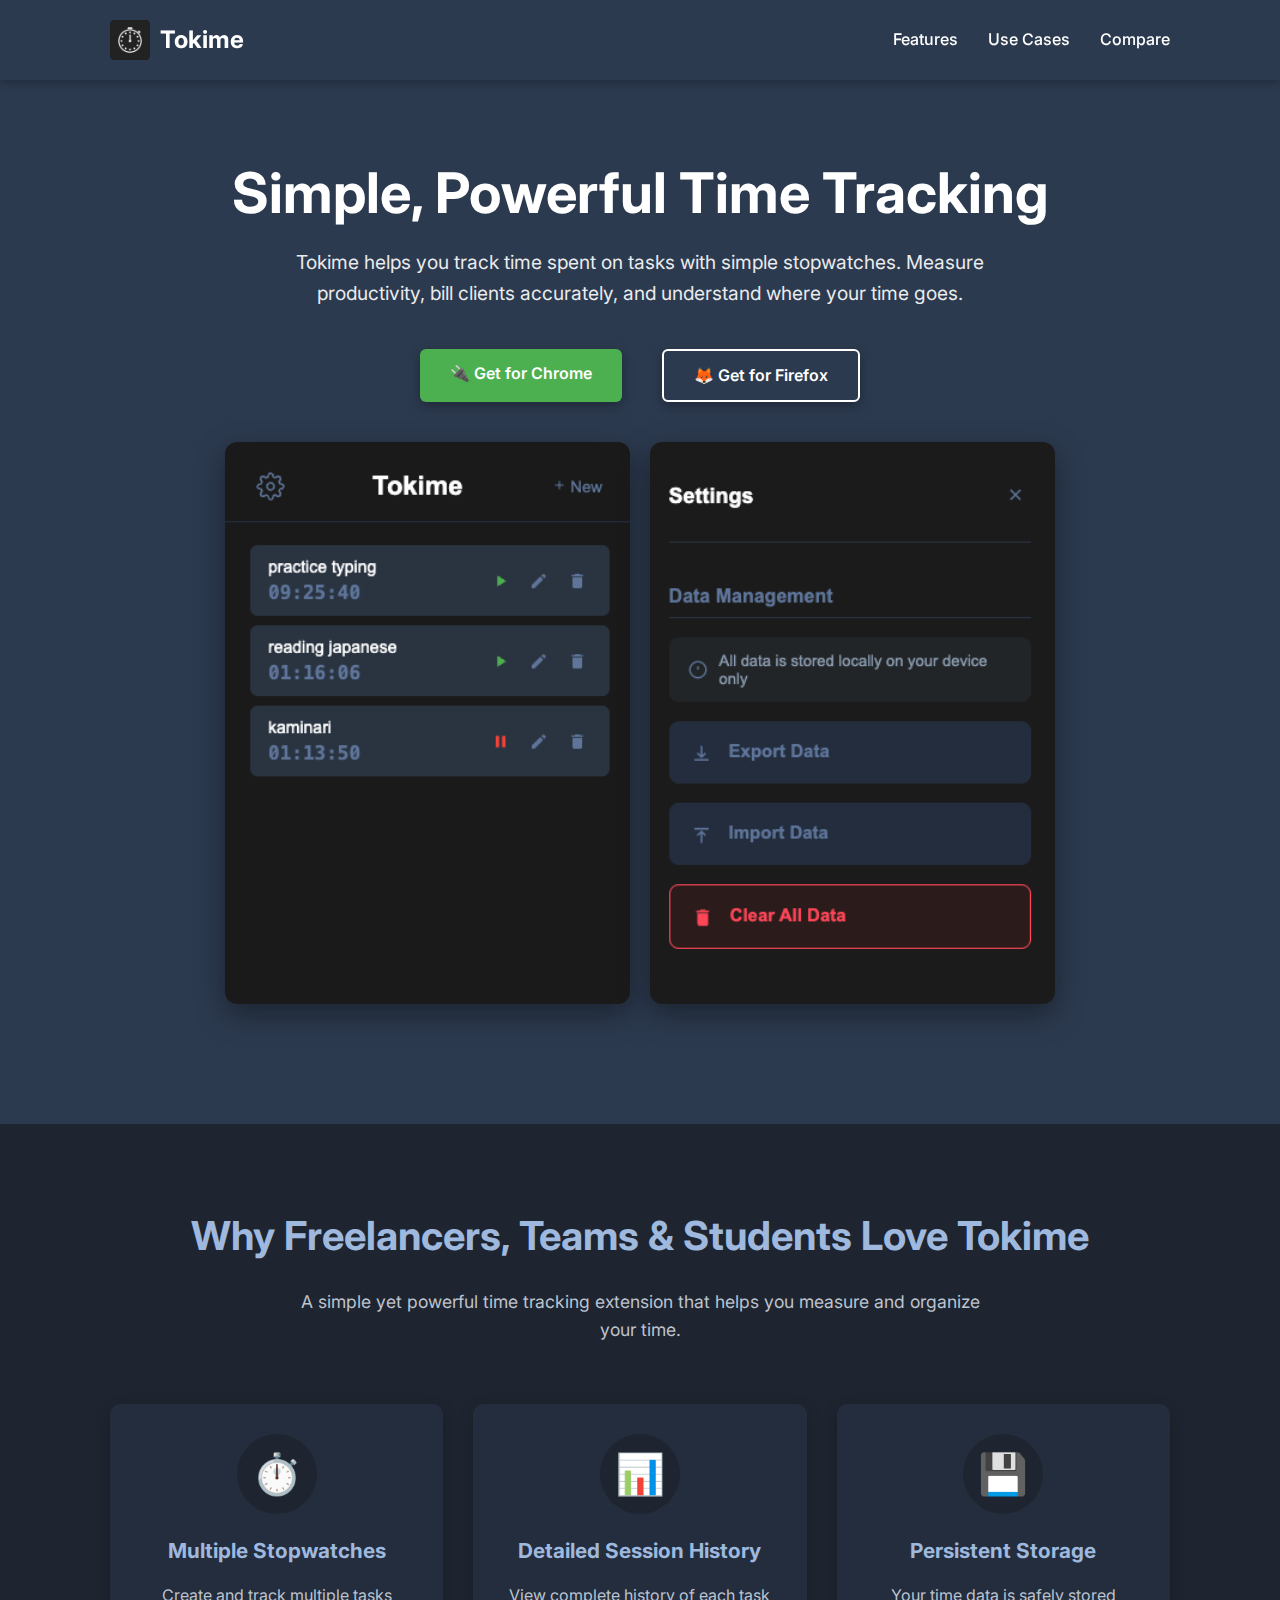
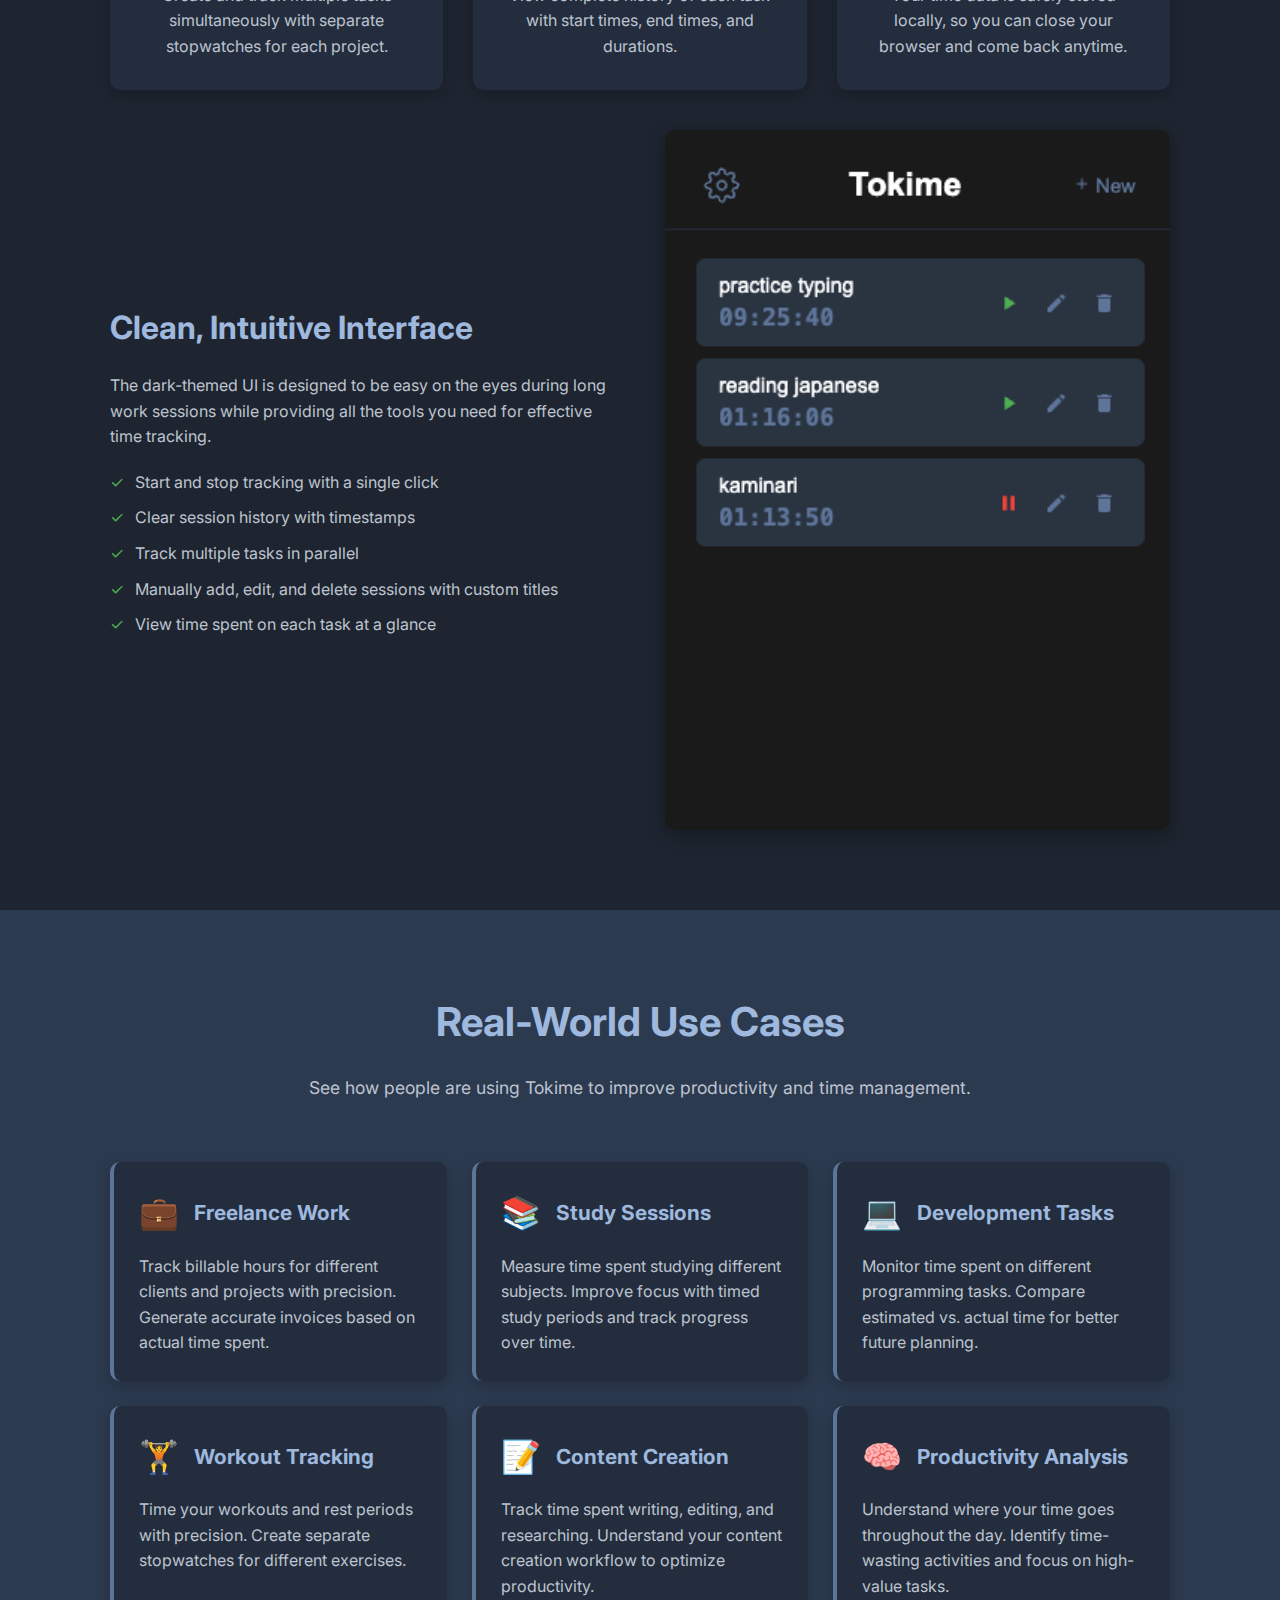
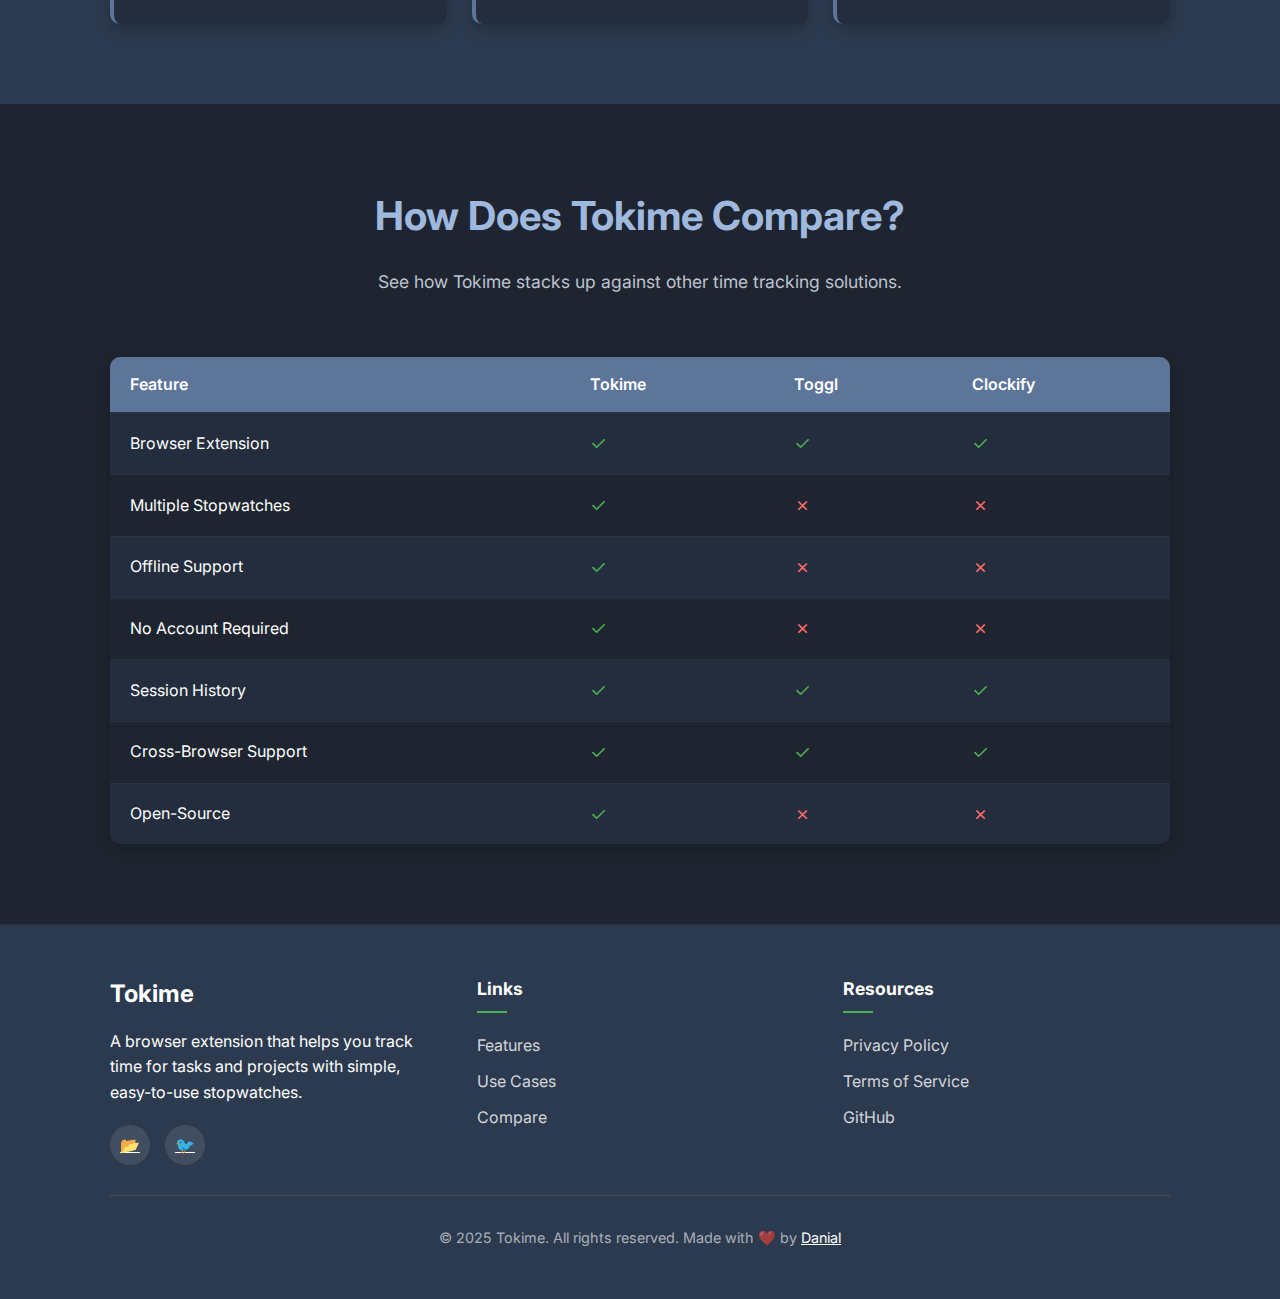
<file: index.html>
<!DOCTYPE html>
<html lang="en">
  <head>
    <meta charset="UTF-8" />
    <meta name="viewport" content="width=device-width, initial-scale=1.0" />
    <title>Tokime - Simple Time Tracking Extension</title>
    <link rel="preconnect" href="https://fonts.googleapis.com" />
    <link rel="preconnect" href="https://fonts.gstatic.com" crossorigin />
    <link
      href="https://fonts.googleapis.com/css2?family=Inter:wght@300;400;500;600;700&display=swap"
      rel="stylesheet"
    />
    <style>
      :root {
        --primary: #5d7599 !important;
        --primary-dark: #2c3a4f !important;
        --primary-darker: #1e2530 !important;
        --text: #ffffff !important;
        --text-muted: #9eb8de !important;
        --text-light: #bdc3cf !important;
        --background: #1a1a1a !important;
        --card-bg: #232d3d !important;
        --card-bg-dark: #1e2530 !important;
        --border: #2a3341 !important;
        --accent: #4caf50 !important;
      }

      * {
        margin: 0;
        padding: 0;
        box-sizing: border-box;
      }

      body {
        font-family: "Inter", sans-serif !important;
        line-height: 1.6;
        color: var(--text);
        background-color: var(--primary-darker) !important;
      }

      .container {
        max-width: 1100px;
        margin: 0 auto;
        padding: 0 20px;
      }

      header {
        background-color: var(--primary-dark) !important;
        color: white !important;
        padding: 20px 0;
        position: sticky;
        top: 0;
        z-index: 100;
        box-shadow: 0 2px 10px rgba(0, 0, 0, 0.3);
      }

      .header-container {
        display: flex;
        justify-content: space-between;
        align-items: center;
      }

      .logo {
        font-size: 24px;
        font-weight: 700;
        display: flex;
        align-items: center;
      }

      .logo img {
        height: 40px;
        margin-right: 10px;
      }

      nav ul {
        display: flex;
        list-style: none;
        gap: 30px;
      }

      nav a {
        color: white !important;
        text-decoration: none;
        font-weight: 500;
        transition: opacity 0.3s;
      }

      nav a:hover {
        opacity: 0.8;
      }

      .hero {
        padding: 80px 0;
        background-color: var(--primary-dark) !important;
        color: white !important;
        text-align: center;
      }

      .hero h1 {
        font-size: 3.5rem;
        margin-bottom: 20px;
        line-height: 1.2;
      }

      .hero p {
        font-size: 1.2rem;
        max-width: 700px;
        margin: 0 auto 40px;
        opacity: 0.9;
      }

      .cta-buttons {
        display: flex;
        justify-content: center;
        gap: 20px;
        margin-top: 30px;
      }

      .browser-btn {
        display: inline-block;
        padding: 12px 30px;
        text-decoration: none;
        border-radius: 6px;
        font-weight: 600;
        transition: all 0.3s;
        box-shadow: 0 4px 12px rgba(0, 0, 0, 0.3);
        margin: 0 10px;
      }

      .browser-btn.active {
        background-color: var(--accent) !important;
        color: white !important;
      }

      .browser-btn.inactive {
        background-color: transparent !important;
        border: 2px solid white !important;
        color: white !important;
      }

      .browser-btn:hover {
        transform: translateY(-2px);
        box-shadow: 0 6px 16px rgba(0, 0, 0, 0.3);
      }

      .browser-btn.inactive:hover {
        background-color: rgba(255, 255, 255, 0.1) !important;
      }

      .screenshots-container {
        display: flex;
        gap: 20px;
        justify-content: center;
        margin: 40px auto;
        max-width: 900px;
      }

      .screenshot {
        width: 45%;
        border-radius: 12px;
        overflow: hidden;
        box-shadow: 0 10px 30px rgba(0, 0, 0, 0.4);
      }

      .screenshot img {
        width: 100%;
        display: block;
      }

      section {
        padding: 80px 0;
      }

      section:nth-child(odd) {
        background-color: var(--primary-darker) !important;
      }

      section:nth-child(even) {
        background-color: var(--primary-dark) !important;
      }

      .section-header {
        text-align: center;
        margin-bottom: 60px;
      }

      .section-header h2 {
        font-size: 2.5rem;
        margin-bottom: 20px;
        color: var(--text-muted) !important;
      }

      .section-header p {
        max-width: 700px;
        margin: 0 auto;
        color: var(--text-light) !important;
        font-size: 1.1rem;
      }

      .features {
        display: grid;
        grid-template-columns: repeat(auto-fit, minmax(300px, 1fr));
        gap: 30px;
        margin-top: 40px;
      }

      .feature-card {
        background-color: var(--card-bg) !important;
        border-radius: 10px;
        padding: 30px;
        box-shadow: 0 5px 15px rgba(0, 0, 0, 0.2);
        transition: all 0.3s;
        display: flex;
        flex-direction: column;
        align-items: center;
        text-align: center;
      }

      .feature-card:hover {
        transform: translateY(-5px);
        box-shadow: 0 10px 25px rgba(0, 0, 0, 0.3);
      }

      .feature-icon {
        font-size: 2.5rem;
        margin-bottom: 20px;
        color: var(--primary);
        background-color: var(--card-bg-dark);
        width: 80px;
        height: 80px;
        border-radius: 50%;
        display: flex;
        align-items: center;
        justify-content: center;
      }

      .feature-card h3 {
        margin-bottom: 15px;
        font-size: 1.3rem;
        color: var(--text-muted) !important;
      }

      .feature-card p {
        color: var(--text-light) !important;
      }

      .use-cases {
        background-color: var(--primary-dark) !important;
      }

      .use-case-grid {
        display: grid;
        grid-template-columns: repeat(auto-fit, minmax(300px, 1fr));
        gap: 25px;
      }

      .use-case-card {
        background-color: var(--card-bg) !important;
        border-radius: 10px;
        padding: 25px;
        box-shadow: 0 5px 15px rgba(0, 0, 0, 0.2);
        transition: all 0.3s;
        border-left: 4px solid var(--primary);
      }

      .use-case-card:hover {
        transform: translateY(-5px);
        box-shadow: 0 10px 25px rgba(0, 0, 0, 0.3);
      }

      .use-case-header {
        display: flex;
        align-items: center;
        margin-bottom: 15px;
      }

      .use-case-icon {
        font-size: 2rem;
        margin-right: 15px;
        color: var(--primary);
      }

      .use-case-title {
        font-size: 1.3rem;
        color: var(--text-muted) !important;
        margin: 0;
      }

      .use-case-description {
        color: var(--text-light) !important;
        margin: 0;
      }

      .comparison {
        background-color: var(--primary-darker) !important;
      }

      .comparison-table {
        width: 100%;
        border-collapse: collapse;
        margin-top: 40px;
        background-color: var(--card-bg) !important;
        border-radius: 10px;
        overflow: hidden;
        box-shadow: 0 5px 15px rgba(0, 0, 0, 0.2);
      }

      .comparison-table th,
      .comparison-table td {
        padding: 15px 20px;
        text-align: left;
        border-bottom: 1px solid var(--border);
      }

      .comparison-table th {
        background-color: var(--primary) !important;
        color: white !important;
        font-weight: 600;
      }

      .comparison-table tr:nth-child(even) {
        background-color: var(--card-bg-dark) !important;
      }

      .comparison-table tr:last-child td {
        border-bottom: none;
      }

      .check {
        color: var(--accent) !important;
        font-size: 1.2rem;
      }

      .cross {
        color: #ff6b6b !important;
        font-size: 1.2rem;
      }

      footer {
        background-color: var(--primary-dark) !important;
        color: white !important;
        padding: 50px 0;
        border-top: 1px solid var(--border);
      }

      .footer-container {
        display: grid;
        grid-template-columns: repeat(auto-fit, minmax(200px, 1fr));
        gap: 40px;
      }

      .footer-logo {
        font-size: 1.5rem;
        font-weight: 700;
        margin-bottom: 15px;
      }

      .footer-col h4 {
        font-size: 1.1rem;
        margin-bottom: 20px;
        position: relative;
        padding-bottom: 10px;
        color: white !important;
      }

      .footer-col h4::after {
        content: "";
        position: absolute;
        left: 0;
        bottom: 0;
        width: 30px;
        height: 2px;
        background-color: var(--accent) !important;
      }

      .footer-col ul {
        list-style: none;
      }

      .footer-col ul li {
        margin-bottom: 10px;
      }

      .footer-col ul li a {
        color: rgba(255, 255, 255, 0.8) !important;
        text-decoration: none;
        transition: all 0.3s;
      }

      .footer-col ul li a:hover {
        color: white !important;
        padding-left: 5px;
      }

      .social-links {
        display: flex;
        gap: 15px;
        margin-top: 20px;
      }

      .social-links a {
        width: 40px;
        height: 40px;
        background-color: rgba(255, 255, 255, 0.1) !important;
        border-radius: 50%;
        display: flex;
        align-items: center;
        justify-content: center;
        color: white !important;
        transition: all 0.3s;
      }

      .social-links a:hover {
        background-color: var(--accent) !important;
        transform: translateY(-3px);
      }

      .copyright {
        text-align: center;
        padding-top: 30px;
        margin-top: 30px;
        border-top: 1px solid rgba(255, 255, 255, 0.1);
        color: rgba(255, 255, 255, 0.6) !important;
        font-size: 0.9rem;
      }

      .preview-section {
        display: grid;
        grid-template-columns: 1fr 1fr;
        gap: 50px;
        align-items: center;
        margin-top: 40px;
      }

      .preview-text {
        text-align: left;
      }

      .preview-text h3 {
        font-size: 2rem;
        margin-bottom: 20px;
        color: var(--text-muted) !important;
      }

      .preview-text p {
        color: var(--text-light) !important;
        margin-bottom: 20px;
      }

      .preview-text ul {
        list-style-type: none;
        margin-bottom: 20px;
      }

      .preview-text ul li {
        position: relative;
        padding-left: 25px;
        margin-bottom: 10px;
        color: var(--text-light) !important;
      }

      .preview-text ul li:before {
        content: "✓";
        position: absolute;
        left: 0;
        color: var(--accent) !important;
      }

      .preview-image {
        width: 100%;
        border-radius: 10px;
        overflow: hidden;
        box-shadow: 0 5px 20px rgba(0, 0, 0, 0.3);
      }

      .preview-image img {
        width: 100%;
        display: block;
      }

      @media (max-width: 768px) {
        .hero h1 {
          font-size: 2.5rem;
        }

        nav ul {
          gap: 15px;
        }

        .cta-buttons {
          flex-direction: column;
          gap: 15px;
          align-items: center;
        }

        .section-header h2 {
          font-size: 2rem;
        }

        .preview-section {
          grid-template-columns: 1fr;
        }

        .preview-image {
          order: -1;
        }

        .cases-grid {
          grid-template-columns: 1fr;
        }

        .screenshots-container {
          flex-direction: column;
          align-items: center;
        }

        .screenshot {
          width: 90%;
        }
      }
    </style>
  </head>
  <body>
    <header>
      <div class="container header-container">
        <div class="logo">
          <img src="icons/favicon.png" alt="Tokime Logo" /> Tokime
        </div>
        <nav>
          <ul>
            <li><a href="#features">Features</a></li>
            <li><a href="#use-cases">Use Cases</a></li>
            <li><a href="#compare">Compare</a></li>
          </ul>
        </nav>
      </div>
    </header>

    <section class="hero">
      <div class="container">
        <h1>Simple, Powerful Time Tracking</h1>
        <p>
          Tokime helps you track time spent on tasks with simple stopwatches.
          Measure productivity, bill clients accurately, and understand where
          your time goes.
        </p>

        <div class="cta-buttons">
          <a
            href="https://chromewebstore.google.com/detail/tokime/icchndlhhkbnfgagkhdmkpgifbcaoail?hl=en&authuser=0"
            class="browser-btn"
            id="chrome-btn"
            target="_blank"
          >
            <span>🔌</span> Get for Chrome
          </a>
          <a
            href="https://addons.mozilla.org/en-US/firefox/addon/tokime/"
            class="browser-btn"
            id="firefox-btn"
            target="_blank"
          >
            <span>🦊</span> Get for Firefox
          </a>
        </div>

        <div class="screenshots-container">
          <div class="screenshot">
            <img
              src="images/screenshot-1.png"
              alt="Tokime Stopwatch Screenshot"
            />
          </div>
          <div class="screenshot">
            <img src="images/screenshot-2.png" alt="Tokime Interface Preview" />
          </div>
        </div>
      </div>
    </section>

    <section id="features">
      <div class="container">
        <div class="section-header">
          <h2>Why Freelancers, Teams & Students Love Tokime</h2>
          <p>
            A simple yet powerful time tracking extension that helps you measure
            and organize your time.
          </p>
        </div>

        <div class="features">
          <div class="feature-card">
            <div class="feature-icon">⏱️</div>
            <h3>Multiple Stopwatches</h3>
            <p>
              Create and track multiple tasks simultaneously with separate
              stopwatches for each project.
            </p>
          </div>

          <div class="feature-card">
            <div class="feature-icon">📊</div>
            <h3>Detailed Session History</h3>
            <p>
              View complete history of each task with start times, end times,
              and durations.
            </p>
          </div>

          <div class="feature-card">
            <div class="feature-icon">💾</div>
            <h3>Persistent Storage</h3>
            <p>
              Your time data is safely stored locally, so you can close your
              browser and come back anytime.
            </p>
          </div>
        </div>

        <div class="preview-section">
          <div class="preview-text">
            <h3>Clean, Intuitive Interface</h3>
            <p>
              The dark-themed UI is designed to be easy on the eyes during long
              work sessions while providing all the tools you need for effective
              time tracking.
            </p>
            <ul>
              <li>Start and stop tracking with a single click</li>
              <li>Clear session history with timestamps</li>
              <li>Track multiple tasks in parallel</li>
              <li>
                Manually add, edit, and delete sessions with custom titles
              </li>
              <li>View time spent on each task at a glance</li>
            </ul>
          </div>
          <div class="preview-image">
            <img src="images/screenshot-1.png" alt="Tokime Interface Preview" />
          </div>
        </div>
      </div>
    </section>

    <section id="use-cases" class="use-cases">
      <div class="container">
        <div class="section-header">
          <h2>Real-World Use Cases</h2>
          <p>
            See how people are using Tokime to improve productivity and time
            management.
          </p>
        </div>

        <div class="use-case-grid">
          <div class="use-case-card">
            <div class="use-case-header">
              <div class="use-case-icon">💼</div>
              <h3 class="use-case-title">Freelance Work</h3>
            </div>
            <p class="use-case-description">
              Track billable hours for different clients and projects with
              precision. Generate accurate invoices based on actual time spent.
            </p>
          </div>

          <div class="use-case-card">
            <div class="use-case-header">
              <div class="use-case-icon">📚</div>
              <h3 class="use-case-title">Study Sessions</h3>
            </div>
            <p class="use-case-description">
              Measure time spent studying different subjects. Improve focus with
              timed study periods and track progress over time.
            </p>
          </div>

          <div class="use-case-card">
            <div class="use-case-header">
              <div class="use-case-icon">💻</div>
              <h3 class="use-case-title">Development Tasks</h3>
            </div>
            <p class="use-case-description">
              Monitor time spent on different programming tasks. Compare
              estimated vs. actual time for better future planning.
            </p>
          </div>

          <div class="use-case-card">
            <div class="use-case-header">
              <div class="use-case-icon">🏋️</div>
              <h3 class="use-case-title">Workout Tracking</h3>
            </div>
            <p class="use-case-description">
              Time your workouts and rest periods with precision. Create
              separate stopwatches for different exercises.
            </p>
          </div>

          <div class="use-case-card">
            <div class="use-case-header">
              <div class="use-case-icon">📝</div>
              <h3 class="use-case-title">Content Creation</h3>
            </div>
            <p class="use-case-description">
              Track time spent writing, editing, and researching. Understand
              your content creation workflow to optimize productivity.
            </p>
          </div>

          <div class="use-case-card">
            <div class="use-case-header">
              <div class="use-case-icon">🧠</div>
              <h3 class="use-case-title">Productivity Analysis</h3>
            </div>
            <p class="use-case-description">
              Understand where your time goes throughout the day. Identify
              time-wasting activities and focus on high-value tasks.
            </p>
          </div>
        </div>
      </div>
    </section>

    <section id="compare" class="comparison">
      <div class="container">
        <div class="section-header">
          <h2>How Does Tokime Compare?</h2>
          <p>See how Tokime stacks up against other time tracking solutions.</p>
        </div>

        <table class="comparison-table">
          <thead>
            <tr>
              <th>Feature</th>
              <th>Tokime</th>
              <th>Toggl</th>
              <th>Clockify</th>
            </tr>
          </thead>
          <tbody>
            <tr>
              <td>Browser Extension</td>
              <td><span class="check">✓</span></td>
              <td><span class="check">✓</span></td>
              <td><span class="check">✓</span></td>
            </tr>
            <tr>
              <td>Multiple Stopwatches</td>
              <td><span class="check">✓</span></td>
              <td><span class="cross">✗</span></td>
              <td><span class="cross">✗</span></td>
            </tr>
            <tr>
              <td>Offline Support</td>
              <td><span class="check">✓</span></td>
              <td><span class="cross">✗</span></td>
              <td><span class="cross">✗</span></td>
            </tr>
            <tr>
              <td>No Account Required</td>
              <td><span class="check">✓</span></td>
              <td><span class="cross">✗</span></td>
              <td><span class="cross">✗</span></td>
            </tr>
            <tr>
              <td>Session History</td>
              <td><span class="check">✓</span></td>
              <td><span class="check">✓</span></td>
              <td><span class="check">✓</span></td>
            </tr>
            <tr>
              <td>Cross-Browser Support</td>
              <td><span class="check">✓</span></td>
              <td><span class="check">✓</span></td>
              <td><span class="check">✓</span></td>
            </tr>
            <tr>
              <td>Open-Source</td>
              <td><span class="check">✓</span></td>
              <td><span class="cross">✗</span></td>
              <td><span class="cross">✗</span></td>
            </tr>
          </tbody>
        </table>
      </div>
    </section>

    <footer>
      <div class="container footer-container">
        <div class="footer-col">
          <div class="footer-logo">Tokime</div>
          <p>
            A browser extension that helps you track time for tasks and projects
            with simple, easy-to-use stopwatches.
          </p>
          <div class="social-links">
            <a
              href="https://github.com/danial2026/extension_tokime"
              target="_blank"
              ><span>📂</span></a
            >
            <a href="#"><span>🐦</span></a>
          </div>
        </div>

        <div class="footer-col">
          <h4>Links</h4>
          <ul>
            <li><a href="#features">Features</a></li>
            <li><a href="#use-cases">Use Cases</a></li>
            <li><a href="#compare">Compare</a></li>
          </ul>
        </div>

        <div class="footer-col">
          <h4>Resources</h4>
          <ul>
            <li><a href="privacy.html">Privacy Policy</a></li>
            <li><a href="terms.html">Terms of Service</a></li>
            <li>
              <a
                href="https://github.com/danial2026/extension_tokime"
                target="_blank"
                >GitHub</a
              >
            </li>
          </ul>
        </div>
      </div>

      <div class="container">
        <div class="copyright">
          <p>
            © 2025 Tokime. All rights reserved. Made with ❤️ by
            <a
              href="https://danials.space"
              target="_blank"
              style="color: white !important"
              >Danial</a
            >
          </p>
        </div>
      </div>
    </footer>

    <script>
      // Detect user browser and highlight appropriate button
      document.addEventListener("DOMContentLoaded", function () {
        const chromeBtn = document.getElementById("chrome-btn");
        const firefoxBtn = document.getElementById("firefox-btn");

        // Check if browser is Firefox
        const isFirefox =
          navigator.userAgent.toLowerCase().indexOf("firefox") > -1;

        if (isFirefox) {
          firefoxBtn.classList.add("active");
          chromeBtn.classList.add("inactive");
        } else {
          // Default to Chrome for all other browsers
          chromeBtn.classList.add("active");
          firefoxBtn.classList.add("inactive");
        }
      });
    </script>
  </body>
</html>
</file>
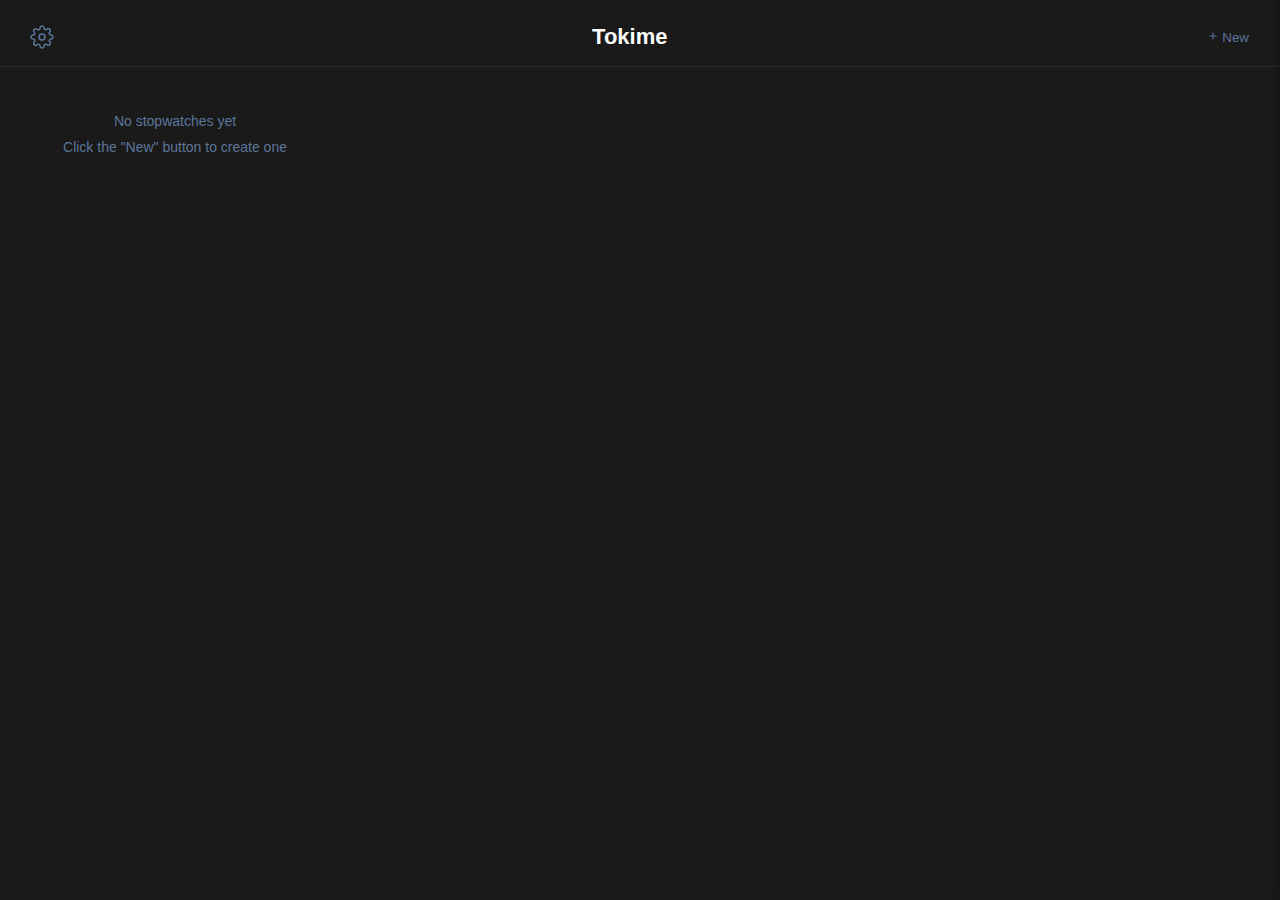
<file: popup.html>
<!DOCTYPE html>
<html>
  <head>
    <meta charset="UTF-8" />
    <meta
      http-equiv="Content-Security-Policy"
      content="default-src 'self'; script-src 'self' 'unsafe-eval'; style-src 'self' 'unsafe-inline'; img-src 'self' data: https: http:; connect-src 'self';"
    />
    <link rel="stylesheet" href="css/popup.css" />
    <script type="module" src="js/browser-polyfill.js"></script>
  </head>
  <body>
    <!-- Custom Confirm Dialog - Hardcoded directly to ensure it loads -->
    <div
      id="customConfirmDialog"
      class="custom-modal"
      style="
        display: none;
        position: fixed;
        top: 0;
        left: 0;
        width: 100%;
        height: 100%;
        background-color: rgba(0, 0, 0, 0.5);
        z-index: 9999;
        align-items: center;
        justify-content: center;
      "
    >
      <div
        class="custom-modal-content"
        style="
          background-color: #1e2430;
          border-radius: 8px;
          width: 90%;
          max-width: 320px;
          box-shadow: 0 4px 16px rgba(0, 0, 0, 0.3);
          overflow: hidden;
        "
      >
        <div
          class="custom-modal-header"
          style="padding: 12px 16px; border-bottom: 1px solid #2a3341"
        >
          <h3
            class="custom-modal-title"
            style="margin: 0; font-size: 16px; color: #ffffff"
          >
            Confirm Action
          </h3>
        </div>
        <div
          class="custom-modal-body"
          id="confirmMessage"
          style="padding: 16px; color: #bdc3cf; font-size: 14px"
        >
          Are you sure you want to proceed?
        </div>
        <div
          class="custom-modal-footer"
          style="
            padding: 12px 16px;
            border-top: 1px solid #2a3341;
            display: flex;
            justify-content: flex-end;
            gap: 8px;
          "
        >
          <button
            id="confirmCancelBtn"
            class="modal-btn cancel-btn"
            style="
              padding: 8px 16px;
              border-radius: 4px;
              border: none;
              font-size: 14px;
              cursor: pointer;
              background-color: #4a5568;
              color: #ffffff;
            "
          >
            Cancel
          </button>
          <button
            id="confirmOkBtn"
            class="modal-btn confirm-btn"
            style="
              padding: 8px 16px;
              border-radius: 4px;
              border: none;
              font-size: 14px;
              cursor: pointer;
              background-color: #f44336;
              color: #ffffff;
            "
          >
            OK
          </button>
        </div>
      </div>
    </div>

    <!-- Header Section -->
    <div class="header">
      <span class="settings-icon" id="settingsToggleBtn" title="Settings">
        <svg
          width="24"
          height="24"
          viewBox="0 0 24 24"
          fill="none"
          xmlns="http://www.w3.org/2000/svg"
        >
          <path
            d="M12 15C13.6569 15 15 13.6569 15 12C15 10.3431 13.6569 9 12 9C10.3431 9 9 10.3431 9 12C9 13.6569 10.3431 15 12 15Z"
            stroke="currentColor"
            stroke-width="1.5"
            stroke-linecap="round"
            stroke-linejoin="round"
          />
          <path
            d="M19.4 15C19.2669 15.3016 19.2272 15.6362 19.286 15.9606C19.3448 16.285 19.4995 16.5843 19.73 16.82L19.79 16.88C19.976 17.0657 20.1235 17.2863 20.2241 17.5291C20.3248 17.7719 20.3766 18.0322 20.3766 18.295C20.3766 18.5578 20.3248 18.8181 20.2241 19.0609C20.1235 19.3037 19.976 19.5243 19.79 19.71C19.6043 19.896 19.3837 20.0435 19.1409 20.1441C18.8981 20.2448 18.6378 20.2966 18.375 20.2966C18.1122 20.2966 17.8519 20.2448 17.6091 20.1441C17.3663 20.0435 17.1457 19.896 16.96 19.71L16.9 19.65C16.6643 19.4195 16.365 19.2648 16.0406 19.206C15.7162 19.1472 15.3816 19.1869 15.08 19.32C14.7842 19.4468 14.532 19.6572 14.3543 19.9255C14.1766 20.1938 14.0813 20.5082 14.08 20.83V21C14.08 21.5304 13.8693 22.0391 13.4942 22.4142C13.1191 22.7893 12.6104 23 12.08 23C11.5496 23 11.0409 22.7893 10.6658 22.4142C10.2907 22.0391 10.08 21.5304 10.08 21V20.91C10.0723 20.579 9.96512 20.258 9.77251 19.9887C9.5799 19.7194 9.31074 19.5143 9 19.4C8.69838 19.2669 8.36381 19.2272 8.03941 19.286C7.71502 19.3448 7.41568 19.4995 7.18 19.73L7.12 19.79C6.93425 19.976 6.71368 20.1235 6.47088 20.2241C6.22808 20.3248 5.96783 20.3766 5.705 20.3766C5.44217 20.3766 5.18192 20.3248 4.93912 20.2241C4.69632 20.1235 4.47575 19.976 4.29 19.79C4.10405 19.6043 3.95653 19.3837 3.85588 19.1409C3.75523 18.8981 3.70343 18.6378 3.70343 18.375C3.70343 18.1122 3.75523 17.8519 3.85588 17.6091C3.95653 17.3663 4.10405 17.1457 4.29 16.96L4.35 16.9C4.58054 16.6643 4.73519 16.365 4.794 16.0406C4.85282 15.7162 4.81312 15.3816 4.68 15.08C4.55324 14.7842 4.34276 14.532 4.07447 14.3543C3.80618 14.1766 3.49179 14.0813 3.17 14.08H3C2.46957 14.08 1.96086 13.8693 1.58579 13.4942C1.21071 13.1191 1 12.6104 1 12.08C1 11.5496 1.21071 11.0409 1.58579 10.6658C1.96086 10.2907 2.46957 10.08 3 10.08H3.09C3.42099 10.0723 3.742 9.96512 4.0113 9.77251C4.28059 9.5799 4.48572 9.31074 4.6 9C4.73312 8.69838 4.77282 8.36381 4.714 8.03941C4.65519 7.71502 4.50054 7.41568 4.27 7.18L4.21 7.12C4.02405 6.93425 3.87653 6.71368 3.77588 6.47088C3.67523 6.22808 3.62343 5.96783 3.62343 5.705C3.62343 5.44217 3.67523 5.18192 3.77588 4.93912C3.87653 4.69632 4.02405 4.47575 4.21 4.29C4.39575 4.10405 4.61632 3.95653 4.85912 3.85588C5.10192 3.75523 5.36217 3.70343 5.625 3.70343C5.88783 3.70343 6.14808 3.75523 6.39088 3.85588C6.63368 3.95653 6.85425 4.10405 7.04 4.29L7.1 4.35C7.33568 4.58054 7.63502 4.73519 7.95941 4.794C8.28381 4.85282 8.61838 4.81312 8.92 4.68H9C9.29577 4.55324 9.54802 4.34276 9.72569 4.07447C9.90337 3.80618 9.99872 3.49179 10 3.17V3C10 2.46957 10.2107 1.96086 10.5858 1.58579C10.9609 1.21071 11.4696 1 12 1C12.5304 1 13.0391 1.21071 13.4142 1.58579C13.7893 1.96086 14 2.46957 14 3V3.09C14.0013 3.41179 14.0966 3.72618 14.2743 3.99447C14.452 4.26276 14.7042 4.47324 15 4.6C15.3016 4.73312 15.6362 4.77282 15.9606 4.714C16.285 4.65519 16.5843 4.50054 16.82 4.27L16.88 4.21C17.0657 4.02405 17.2863 3.87653 17.5291 3.77588C17.7719 3.67523 18.0322 3.62343 18.295 3.62343C18.5578 3.62343 18.8181 3.67523 19.0609 3.77588C19.3037 3.87653 19.5243 4.02405 19.71 4.21C19.896 4.39575 20.0435 4.61632 20.1441 4.85912C20.2448 5.10192 20.2966 5.36217 20.2966 5.625C20.2966 5.88783 20.2448 6.14808 20.1441 6.39088C20.0435 6.63368 19.896 6.85425 19.71 7.04L19.65 7.1C19.4195 7.33568 19.2648 7.63502 19.206 7.95941C19.1472 8.28381 19.1869 8.61838 19.32 8.92V9C19.4468 9.29577 19.6572 9.54802 19.9255 9.72569C20.1938 9.90337 20.5082 9.99872 20.83 10H21C21.5304 10 22.0391 10.2107 22.4142 10.5858C22.7893 10.9609 23 11.4696 23 12C23 12.5304 22.7893 13.0391 22.4142 13.4142C22.0391 13.7893 21.5304 14 21 14H20.91C20.5882 14.0013 20.2738 14.0966 20.0055 14.2743C19.7372 14.452 19.5268 14.7042 19.4 15Z"
            stroke="currentColor"
            stroke-width="1.5"
            stroke-linecap="round"
            stroke-linejoin="round"
          />
        </svg>
      </span>
      <h1 class="title">Tokime</h1>
      <button id="createStopwatchBtn" class="reset-btn">
          <svg
            xmlns="http://www.w3.org/2000/svg"
            width="12"
            height="12"
            viewBox="0 0 24 24"
            fill="#5d7599"
          >
            <path d="M19 13h-6v6h-2v-6H5v-2h6V5h2v6h6v2z" />
          </svg>
          New
        </button>
    </div>

    <!-- Stopwatch Section -->
    <div class="stopwatch-container"> 
      <ul class="stopwatch-list" id="stopwatchList">
        Stopwatch items will be inserted here
      </ul>
    </div>

    <!-- Snackbar Component -->
    <div class="snackbar" id="snackbar">
      <div class="snackbar-content">
        <span class="snackbar-text">Saved!</span>
        <button class="snackbar-close">
          <svg
            xmlns="http://www.w3.org/2000/svg"
            width="16"
            height="16"
            viewBox="0 0 24 24"
            fill="white"
          >
            <path
              d="M19 6.41L17.59 5 12 10.59 6.41 5 5 6.41 10.59 12 5 17.59 6.41 19 12 13.41 17.59 19 19 17.59 13.41 12z"
            />
          </svg>
        </button>
      </div>
    </div>

    <!-- Placeholder for Settings Menu -->
    <div id="settingsMenuPlaceholder"></div>

    <!-- Placeholder for Create Stopwatch Modal -->
    <div id="createStopwatchModalPlaceholder"></div>

    <!-- Placeholder for Edit Stopwatch Modal -->
    <div id="editStopwatchModalPlaceholder"></div>

    <!-- Placeholder for Custom Confirm Dialog -->
    <div id="confirmDialogPlaceholder"></div>

    <!-- Loading Spinner -->
    <div id="loadingContainer" class="loading-container" style="display: none">
      <div class="spinner"></div>
      <div class="loading-text">Loading...</div>
    </div>

    <!-- Main script -->
    <script src="popup.js" type="module"></script>
  </body>
</html>
</file>
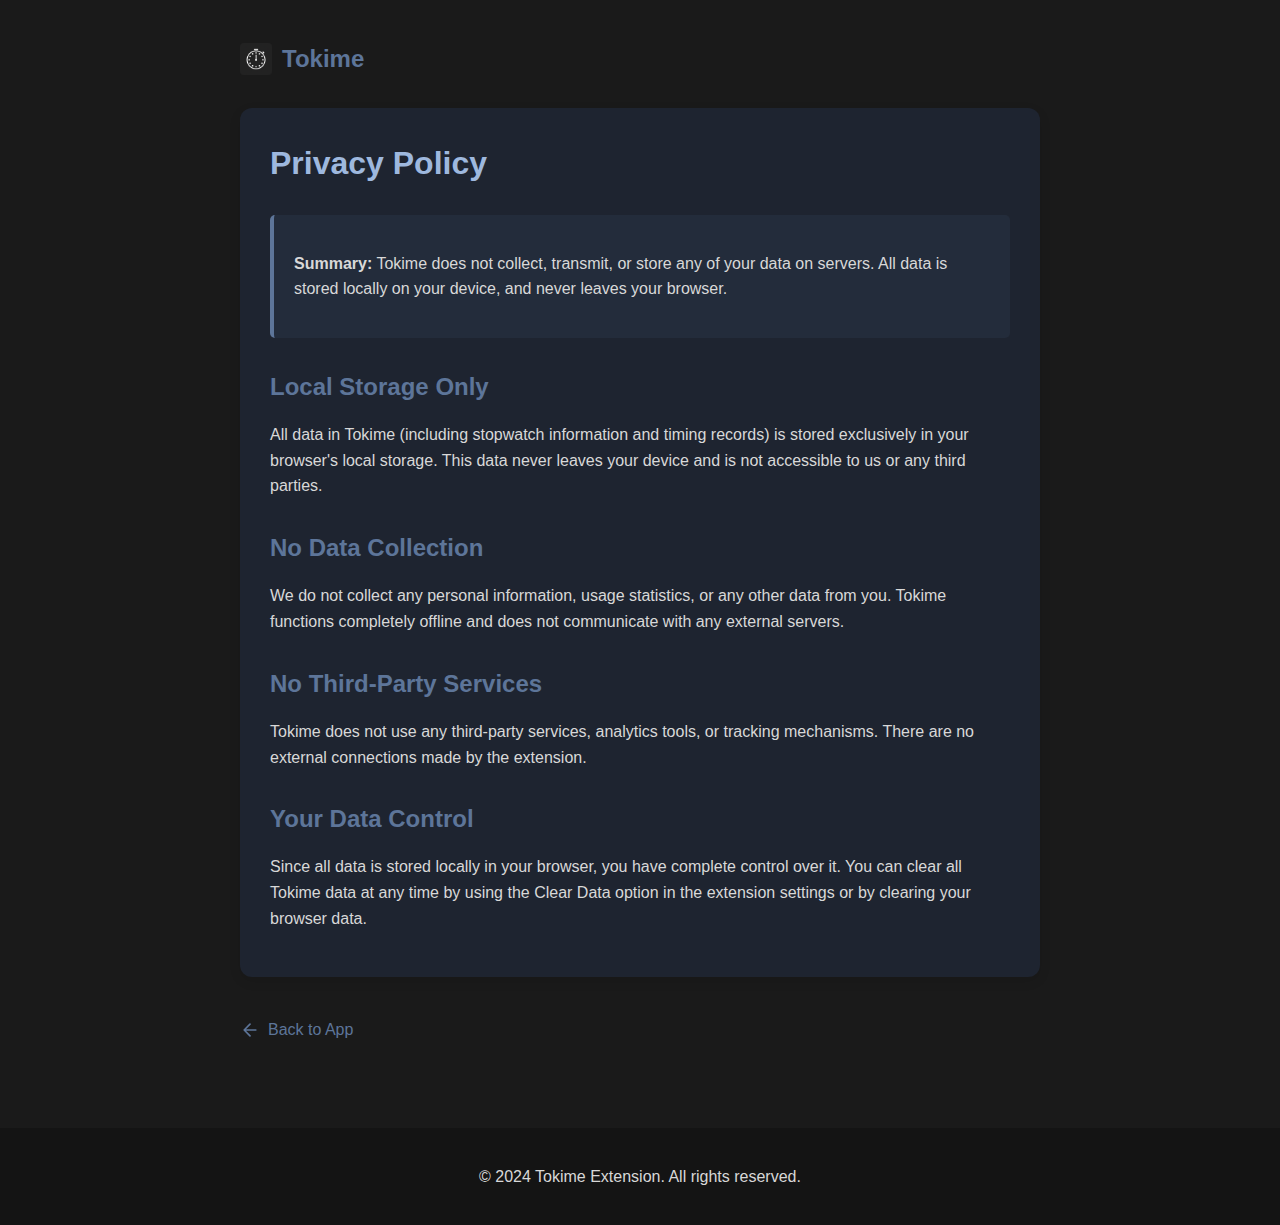
<file: privacy.html>
<!DOCTYPE html>
<html lang="en">
  <head>
    <meta charset="UTF-8" />
    <meta name="viewport" content="width=device-width, initial-scale=1.0" />
    <title>Privacy Policy - Tokime</title>
    <style>
      :root {
        --primary-color: #5d7599;
        --secondary-color: #5d7599;
        --background-color: #1a1a1a;
        --card-background: #1e2430;
        --text-color: #d8d8d8;
        --text-secondary: #9eb8de;
      }

      body {
        font-family: -apple-system, BlinkMacSystemFont, "Segoe UI", Roboto,
          Helvetica, Arial, sans-serif;
        background-color: var(--background-color);
        color: var(--text-color);
        line-height: 1.6;
        margin: 0;
        padding: 0;
      }

      .container {
        max-width: 800px;
        margin: 0 auto;
        padding: 40px 20px;
      }

      .header {
        display: flex;
        align-items: center;
        margin-bottom: 30px;
      }

      .logo {
        display: flex;
        align-items: center;
        font-size: 24px;
        font-weight: 600;
        color: var(--primary-color);
      }

      .logo img {
        width: 32px;
        height: 32px;
        margin-right: 10px;
      }

      .card {
        background-color: var(--card-background);
        border-radius: 12px;
        padding: 30px;
        box-shadow: 0 4px 12px rgba(0, 0, 0, 0.1);
        margin-bottom: 20px;
      }

      h1 {
        font-size: 32px;
        margin-top: 0;
        margin-bottom: 20px;
        color: var(--text-secondary);
      }

      h2 {
        font-size: 24px;
        color: var(--secondary-color);
        margin-top: 30px;
        margin-bottom: 15px;
      }

      p {
        margin-bottom: 16px;
        font-size: 16px;
        color: var(--text-color);
      }

      .highlight {
        padding: 20px;
        background-color: rgba(93, 117, 153, 0.1);
        border-left: 4px solid var(--primary-color);
        border-radius: 5px;
        margin: 25px 0;
      }

      .footer {
        text-align: center;
        padding: 20px;
        background-color: rgba(0, 0, 0, 0.2);
        color: var(--text-secondary);
        font-size: 14px;
        margin-top: 40px;
      }

      .back-link {
        display: inline-flex;
        align-items: center;
        color: var(--secondary-color);
        text-decoration: none;
        margin-top: 20px;
        transition: color 0.2s ease;
      }

      .back-link:hover {
        color: var(--text-color);
      }

      .back-link svg {
        margin-right: 8px;
        width: 20px;
        height: 20px;
      }

      @media (max-width: 768px) {
        .container {
          padding: 20px;
        }

        h1 {
          font-size: 28px;
        }
      }
    </style>
  </head>
  <body>
    <div class="container">
      <div class="header">
        <div class="logo">
          <img src="icons/favicon.png" alt="Tokime Logo" />
          Tokime
        </div>
      </div>

      <div class="card">
        <h1>Privacy Policy</h1>

        <div class="highlight">
          <p>
            <strong>Summary:</strong> Tokime does not collect, transmit, or store any of your data on servers. All data is stored locally on your device, and never leaves your browser.
          </p>
        </div>

        <h2>Local Storage Only</h2>
        <p>
          All data in Tokime (including stopwatch information and timing records) is stored exclusively in your browser's local storage. This data never leaves your device and is not accessible to us or any third parties.
        </p>

        <h2>No Data Collection</h2>
        <p>
          We do not collect any personal information, usage statistics, or any other data from you. Tokime functions completely offline and does not communicate with any external servers.
        </p>

        <h2>No Third-Party Services</h2>
        <p>
          Tokime does not use any third-party services, analytics tools, or tracking mechanisms. There are no external connections made by the extension.
        </p>

        <h2>Your Data Control</h2>
        <p>
          Since all data is stored locally in your browser, you have complete control over it. You can clear all Tokime data at any time by using the Clear Data option in the extension settings or by clearing your browser data.
        </p>
      </div>

      <a href="popup.html" class="back-link">
        <svg xmlns="http://www.w3.org/2000/svg" width="24" height="24" viewBox="0 0 24 24" fill="none" stroke="currentColor" stroke-width="2" stroke-linecap="round" stroke-linejoin="round">
          <path d="M19 12H5M12 19l-7-7 7-7"/>
        </svg>
        Back to App
      </a>
    </div>

    <div class="footer">
      <p>© 2024 Tokime Extension. All rights reserved.</p>
    </div>
  </body>
</html>
</file>
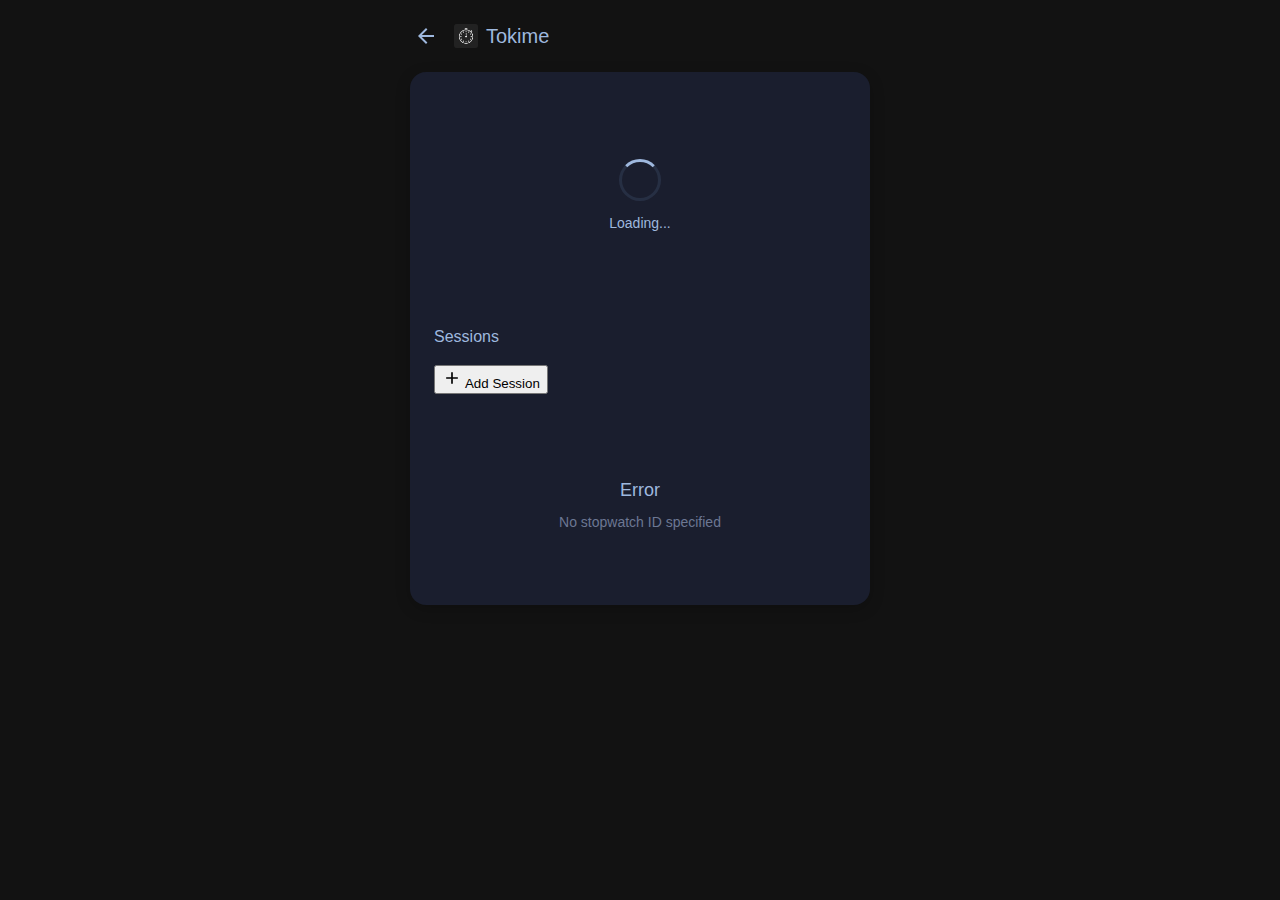
<file: stopwatch-details.html>
<!DOCTYPE html>
<html lang="en">
  <head>
    <meta charset="UTF-8" />
    <meta name="viewport" content="width=device-width, initial-scale=1.0" />
    <meta
      http-equiv="Content-Security-Policy"
      content="default-src 'self'; script-src 'self' 'unsafe-eval'; style-src 'self' 'unsafe-inline'; img-src 'self' data: https: http:; connect-src 'self';"
    />
    <title>Stopwatch Details - Tokime</title>
    <link rel="stylesheet" href="css/details.css" />
    <script type="module" src="js/browser-polyfill.js"></script>
  </head>
  <body>
    <div class="container">
      <div class="header">
        <button class="back-btn" id="backButton">
          <svg
            xmlns="http://www.w3.org/2000/svg"
            width="24"
            height="24"
            viewBox="0 0 24 24"
            fill="#9eb8de"
          >
            <path
              d="M20 11H7.83l5.59-5.59L12 4l-8 8 8 8 1.41-1.41L7.83 13H20v-2z"
            />
          </svg>
        </button>
        <div class="logo">
          <img src="icons/favicon.png" alt="Tokime" /> Tokime
        </div>
      </div>

      <div class="card">
        <!-- Loading Spinner -->
        <div id="loadingContainer" class="loading-container">
          <div class="spinner"></div>
          <div class="loading-text">Loading...</div>
        </div>

        <div id="stopwatchInfo" class="stopwatch-info" style="display: none">
          <h1 id="stopwatchTitle" class="stopwatch-name">Stopwatch Details</h1>

          <div class="main-play-button">
            <button class="action-btn" id="startStopBtn">
              <svg
                id="playIcon"
                xmlns="http://www.w3.org/2000/svg"
                width="20"
                height="20"
                viewBox="0 0 24 24"
                fill="currentColor"
              >
                <path d="M8 5v14l11-7z"></path>
              </svg>
              <svg
                id="pauseIcon"
                xmlns="http://www.w3.org/2000/svg"
                width="20"
                height="20"
                viewBox="0 0 24 24"
                fill="currentColor"
                style="display: none"
              >
                <path d="M6 19h4V5H6v14zm8-14v14h4V5h-4z"></path>
              </svg>
            </button>
          </div>

          <div class="stopwatch-stats">
            <div class="stats-column">
              <div class="stat-label">Total Time</div>
              <div id="totalTime" class="stat-value">00:00:00</div>
            </div>
            <div class="stats-column">
              <div class="stat-label">Sessions</div>
              <div id="sessionCount" class="stat-value">0</div>
            </div>
          </div>
        </div>

        <div class="sessions-header">
          <h2 class="section-title">Sessions</h2>
          <button
            class="btn-add-session"
            id="addSessionBtn"
            title="Add Session Manually"
          >
            <svg
              xmlns="http://www.w3.org/2000/svg"
              width="20"
              height="20"
              viewBox="0 0 24 24"
              fill="currentColor"
            >
              <path d="M19 13h-6v6h-2v-6H5v-2h6V5h2v6h6v2z" />
            </svg>
            Add Session
          </button>
        </div>
        <div
          id="sessionsContainer"
          class="sessions-container"
          style="display: none"
        >
          <!-- Sessions will be inserted here -->
        </div>
      </div>
    </div>

    <!-- Session Modal -->
    <div id="sessionModal" class="modal" style="display: none">
      <div class="modal-content">
        <div class="modal-header">
          <h2 id="sessionModalTitle">Add Session</h2>
          <button class="modal-close" id="closeSessionModal">
            <svg
              xmlns="http://www.w3.org/2000/svg"
              width="24"
              height="24"
              viewBox="0 0 24 24"
              fill="currentColor"
            >
              <path
                d="M19 6.41L17.59 5 12 10.59 6.41 5 5 6.41 10.59 12 5 17.59 6.41 19 12 13.41 17.59 19 19 17.59 13.41 12z"
              />
            </svg>
          </button>
        </div>
        <div class="modal-body">
          <form id="sessionForm">
            <div class="form-group">
              <label for="sessionTitle">Session Title (Optional)</label>
              <input
                type="text"
                id="sessionTitle"
                placeholder="e.g., Morning work session"
              />
            </div>

            <div class="form-group">
              <label for="sessionStartDate">Start Date & Time</label>
              <input type="datetime-local" id="sessionStartDate" required />
            </div>

            <div class="form-group">
              <label for="sessionEndDate">End Date & Time (Optional)</label>
              <input type="datetime-local" id="sessionEndDate" />
              <small>Leave empty for an ongoing session</small>
            </div>

            <div class="modal-actions">
              <button type="button" class="btn-secondary" id="cancelSessionBtn">
                Cancel
              </button>
              <button type="submit" class="btn-primary" id="saveSessionBtn">
                Save
              </button>
            </div>
          </form>
        </div>
      </div>
    </div>

    <script src="js/stopwatch-details.js" type="module"></script>
  </body>
</html>
</file>
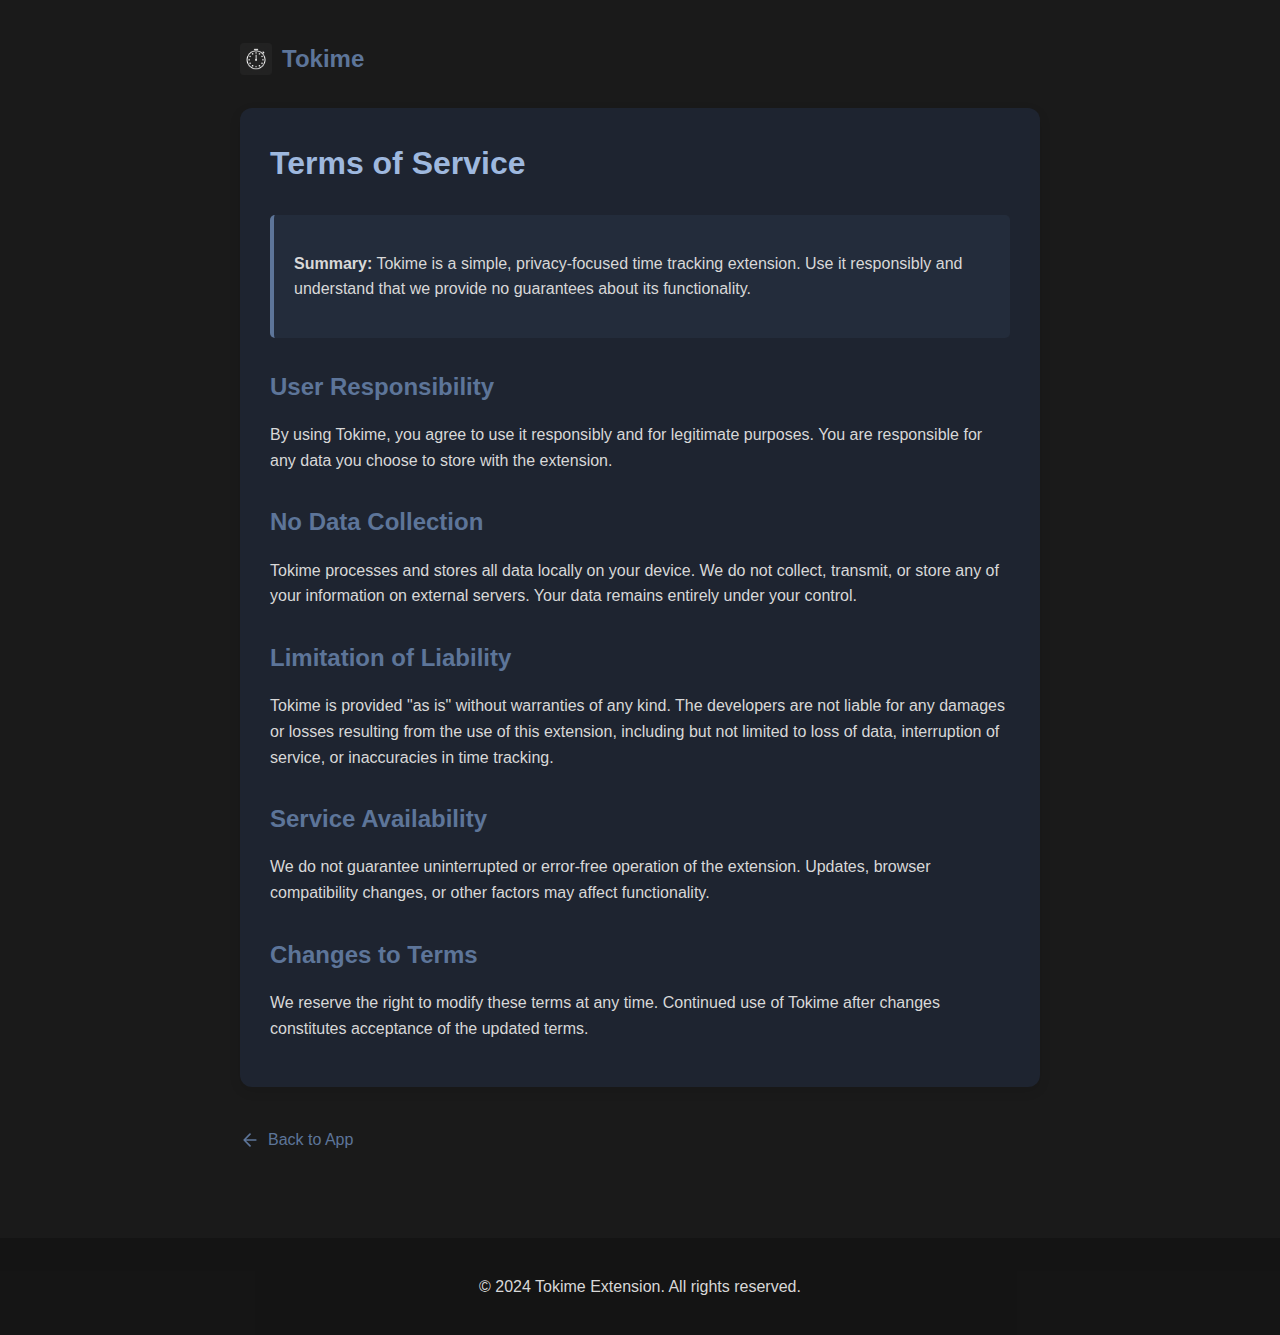
<file: terms.html>
<!DOCTYPE html>
<html lang="en">
  <head>
    <meta charset="UTF-8" />
    <meta name="viewport" content="width=device-width, initial-scale=1.0" />
    <title>Terms of Service - Tokime</title>
    <style>
      :root {
        --primary-color: #5d7599;
        --secondary-color: #5d7599;
        --background-color: #1a1a1a;
        --card-background: #1e2430;
        --text-color: #d8d8d8;
        --text-secondary: #9eb8de;
      }

      body {
        font-family: -apple-system, BlinkMacSystemFont, "Segoe UI", Roboto,
          Helvetica, Arial, sans-serif;
        background-color: var(--background-color);
        color: var(--text-color);
        line-height: 1.6;
        margin: 0;
        padding: 0;
      }

      .container {
        max-width: 800px;
        margin: 0 auto;
        padding: 40px 20px;
      }

      .header {
        display: flex;
        align-items: center;
        margin-bottom: 30px;
      }

      .logo {
        display: flex;
        align-items: center;
        font-size: 24px;
        font-weight: 600;
        color: var(--primary-color);
      }

      .logo img {
        width: 32px;
        height: 32px;
        margin-right: 10px;
      }

      .card {
        background-color: var(--card-background);
        border-radius: 12px;
        padding: 30px;
        box-shadow: 0 4px 12px rgba(0, 0, 0, 0.1);
        margin-bottom: 20px;
      }

      h1 {
        font-size: 32px;
        margin-top: 0;
        margin-bottom: 20px;
        color: var(--text-secondary);
      }

      h2 {
        font-size: 24px;
        color: var(--secondary-color);
        margin-top: 30px;
        margin-bottom: 15px;
      }

      p {
        margin-bottom: 16px;
        font-size: 16px;
        color: var(--text-color);
      }

      .highlight {
        padding: 20px;
        background-color: rgba(93, 117, 153, 0.1);
        border-left: 4px solid var(--primary-color);
        border-radius: 5px;
        margin: 25px 0;
      }

      .footer {
        text-align: center;
        padding: 20px;
        background-color: rgba(0, 0, 0, 0.2);
        color: var(--text-secondary);
        font-size: 14px;
        margin-top: 40px;
      }

      .back-link {
        display: inline-flex;
        align-items: center;
        color: var(--secondary-color);
        text-decoration: none;
        margin-top: 20px;
        transition: color 0.2s ease;
      }

      .back-link:hover {
        color: var(--text-color);
      }

      .back-link svg {
        margin-right: 8px;
        width: 20px;
        height: 20px;
      }

      @media (max-width: 768px) {
        .container {
          padding: 20px;
        }

        h1 {
          font-size: 28px;
        }
      }
    </style>
  </head>
  <body>
    <div class="container">
      <div class="header">
        <div class="logo">
          <img src="icons/favicon.png" alt="Tokime Logo" />
          Tokime
        </div>
      </div>

      <div class="card">
        <h1>Terms of Service</h1>

        <div class="highlight">
          <p>
            <strong>Summary:</strong> Tokime is a simple, privacy-focused time tracking extension. Use it responsibly and understand that we provide no guarantees about its functionality.
          </p>
        </div>

        <h2>User Responsibility</h2>
        <p>
          By using Tokime, you agree to use it responsibly and for legitimate purposes. You are responsible for any data you choose to store with the extension.
        </p>

        <h2>No Data Collection</h2>
        <p>
          Tokime processes and stores all data locally on your device. We do not collect, transmit, or store any of your information on external servers. Your data remains entirely under your control.
        </p>

        <h2>Limitation of Liability</h2>
        <p>
          Tokime is provided "as is" without warranties of any kind. The developers are not liable for any damages or losses resulting from the use of this extension, including but not limited to loss of data, interruption of service, or inaccuracies in time tracking.
        </p>

        <h2>Service Availability</h2>
        <p>
          We do not guarantee uninterrupted or error-free operation of the extension. Updates, browser compatibility changes, or other factors may affect functionality.
        </p>

        <h2>Changes to Terms</h2>
        <p>
          We reserve the right to modify these terms at any time. Continued use of Tokime after changes constitutes acceptance of the updated terms.
        </p>
      </div>

      <a href="popup.html" class="back-link">
        <svg xmlns="http://www.w3.org/2000/svg" width="24" height="24" viewBox="0 0 24 24" fill="none" stroke="currentColor" stroke-width="2" stroke-linecap="round" stroke-linejoin="round">
          <path d="M19 12H5M12 19l-7-7 7-7"/>
        </svg>
        Back to App
      </a>
    </div>

    <div class="footer">
      <p>© 2024 Tokime Extension. All rights reserved.</p>
    </div>
  </body>
</html>
</file>
<file: css/popup.css>
body {
  width: 350px;
  min-height: 460px;
  padding: 20px 25px;
  background-color: #1a1a1a;
  color: white;
  font-family: Arial, sans-serif;
  margin: 0;
  box-sizing: border-box;
}

.header {
  display: flex;
  justify-content: space-between;
  align-items: center;
  margin-bottom: 20px;
  position: fixed;
  top: 0;
  left: 0;
  width: 100%;
  z-index: 10;
  background: #1a1a1a;
  padding: 20px 25px 12px 25px;
  box-sizing: border-box;
  border-bottom: 1px solid #232d3d;
}

.settings-icon {
  color: #5d7599;
  cursor: pointer;
  display: flex;
  align-items: center;
  justify-content: center;
  padding: 5px;
  transition: color 0.2s, transform 0.2s;
  border-radius: 50%;
}

.settings-icon:hover {
  color: #7a92b3;
  background-color: rgba(255, 255, 255, 0.1);
  transform: rotate(30deg);
}

.title {
  font-size: 22px;
  color: white;
  margin: 0;
}

.reset-btn {
  color: #5d7599;
  background: none;
  border: none;
  cursor: pointer;
}

.option-row {
  display: flex;
  justify-content: space-between;
  align-items: center;
  margin: 10px 0;
}

.toggle-switch {
  position: relative;
  display: inline-block;
  width: 50px;
  height: 24px;
}

.toggle-switch input {
  opacity: 0;
  width: 0;
  height: 0;
}

/* Ensure both checkbox and radio have same appearance in toggle */
.toggle-switch input[type="checkbox"] + .slider:before,
.toggle-switch input[type="radio"] + .slider:before {
  position: absolute;
  content: "";
  height: 16px;
  width: 16px;
  left: 4px;
  bottom: 4px;
  background-color: white;
  border-radius: 50%;
  transition: 0.4s;
}

.slider {
  position: absolute;
  cursor: pointer;
  top: 0;
  left: 0;
  right: 0;
  bottom: 0;
  background-color: #2f3640;
  border-radius: 24px;
  transition: 0.4s;
}

.slider:before {
  position: absolute;
  content: "";
  height: 16px;
  width: 16px;
  left: 4px;
  bottom: 4px;
  background-color: white;
  border-radius: 50%;
  transition: 0.4s;
}

input:checked + .slider {
  background-color: #5d7599;
}

input:checked + .slider:before {
  transform: translateX(26px);
}

.length-slider {
  width: 100%;
  margin: 10px 0;
  -webkit-appearance: none;
  height: 4px;
  background: #5d7599;
  border-radius: 2px;
  outline: none;
}

.length-slider::-webkit-slider-thumb {
  -webkit-appearance: none;
  appearance: none;
  width: 16px;
  height: 16px;
  background: white;
  border-radius: 50%;
  cursor: pointer;
}

.text-field {
  width: 100%;
  padding: 10px;
  margin: 5px 0;
  background-color: #1e2530;
  border: none;
  border-radius: 5px;
  color: #fff;
  box-sizing: border-box;
  animation: fadeIn 0.3s ease-in-out;
}

@keyframes fadeIn {
  from {
    opacity: 0;
    transform: translateY(-10px);
  }
  to {
    opacity: 1;
    transform: translateY(0);
  }
}

.text-field::placeholder {
  color: #5d7599;
}

.section-title {
  margin: 15px 0 10px 0;
  color: white;
  font-size: 22px;
}

.add-button {
  width: 100%;
  padding: 10px;
  margin: 10px 0;
  background-color: transparent;
  border: 2px solid #5d7599;
  color: #5d7599;
  border-radius: 5px;
  cursor: pointer;
  display: flex;
  justify-content: center;
  align-items: center;
  font-size: 18px;
}

.generate-btn {
  width: 100%;
  padding: 15px;
  margin-top: 20px;
  background-color: #5d7599;
  border: none;
  border-radius: 5px;
  color: white;
  cursor: pointer;
  font-size: 14px;
  font-weight: bold;
}

html {
  height: 480px;
  overflow-y: auto;
}

::-webkit-scrollbar {
  width: 8px;
}

::-webkit-scrollbar-track {
  background: #1a1a1a;
}

::-webkit-scrollbar-thumb {
  background: #5d7599;
  border-radius: 4px;
}

::-webkit-scrollbar-thumb:hover {
  background: #4a5d7a;
}

.snackbar {
  visibility: hidden;
  position: fixed;
  z-index: 2000;
  left: 50%;
  bottom: 30px;
  transform: translateX(-50%);
  min-width: 250px;
  max-width: 90%;
  border-radius: 8px;
  background-color: #333;
  box-shadow: 0 4px 12px rgba(0, 0, 0, 0.3);
  opacity: 0;
  transition: visibility 0s 0.3s, opacity 0.3s, bottom 0.3s;
}

.snackbar-content {
  display: flex;
  justify-content: space-between;
  align-items: center;
  padding: 14px 16px;
}

.snackbar-text {
  color: white;
  font-size: 12px;
}

.snackbar-close {
  background: none;
  border: none;
  color: white;
  margin-left: 10px;
  padding: 0;
  display: flex;
  align-items: center;
  justify-content: center;
  cursor: pointer;
  opacity: 0.7;
  transition: opacity 0.2s;
}

.snackbar-close:hover {
  opacity: 1;
}

.snackbar.show {
  visibility: visible;
  opacity: 1;
  bottom: 30px;
  transition: visibility 0s, opacity 0.3s, bottom 0.3s;
}

.text-field[type="date"] {
  color: #fff;
  background-color: #1e2530;
}

.text-field[type="date"]::-webkit-calendar-picker-indicator {
  filter: invert(1);
  opacity: 0.6;
  cursor: pointer;
}

.text-field[type="date"]::-webkit-calendar-picker-indicator:hover {
  opacity: 1;
}

.field-container {
  display: flex;
  align-items: center;
  gap: 8px;
  margin: 5px 0;
}

.remove-button {
  background: none;
  border: none;
  color: #5d7599;
  cursor: pointer;
  padding: 5px;
  display: flex;
  align-items: center;
  justify-content: center;
  min-width: 24px;
  transition: color 0.2s;
}

.remove-button:hover {
  color: #ff4757;
}

.remove-button svg {
  width: 16px;
  height: 16px;
}

.settings-menu {
  position: fixed;
  top: 0;
  right: -100%;
  width: 100%;
  height: 100%;
  background-color: #1c1c1c;
  color: #ffffff;
  z-index: 1000;
  transition: right 0.3s ease;
  display: flex;
  flex-direction: column;
  padding: 20px;
  box-sizing: border-box;
  overflow-y: auto;
  box-shadow: -2px 0 10px rgba(0, 0, 0, 0.3);
}

.settings-menu.show {
  right: 0;
  bottom: 0;
}

.settings-header {
  display: flex;
  justify-content: space-between;
  align-items: center;
  margin-bottom: 20px;
  padding-bottom: 12px;
  border-bottom: 1px solid #2a3341;
}

.settings-title {
  font-size: 1rem;
  margin-bottom: 10px;
}

.settings-link {
  display: block;
  color: #ffffff;
  text-decoration: none;
  padding: 8px 0;
  font-size: 13px;
  border-bottom: 1px solid #333;
  background: none;
  border: none;
  cursor: pointer;
  text-align: left;
  width: 100%;
  transition: color 0.2s, background-color 0.2s;
}

.settings-link:hover {
  color: #3498db;
  background-color: rgba(52, 152, 219, 0.1);
  padding-left: 5px;
}

.back-btn {
  background: none;
  border: none;
  color: #ffffff;
  cursor: pointer;
  padding: 5px;
  transition: color 0.2s;
}

.settings-content {
  flex-grow: 1;
  overflow-y: auto;
}

.settings-content-inner {
  padding: 0 10px;
}

.settings-content p {
  font-size: 12px;
  line-height: 1.5;
  margin-bottom: 15px;
}

/* Folder styles */
.folders-container {
  margin-top: 20px;
  border-top: 1px solid #333;
  padding-top: 15px;
}

.folder-list {
  max-height: 250px;
  overflow-y: auto;
  margin: 10px 0;
  width: 100%;
}

.folder-container {
  position: relative;
  display: flex;
  margin-bottom: 6px;
  align-items: center;
  width: 100%;
}

.folder-item {
  display: flex;
  justify-content: space-between;
  align-items: center;
  padding: 8px 10px;
  background-color: #2f3640;
  border-radius: 6px;
  transition: all 0.2s ease;
  cursor: pointer;
  position: relative;
  flex: 1;
  margin-bottom: 0;
  box-shadow: 0 1px 3px rgba(0, 0, 0, 0.1);
  min-width: 0;
  width: calc(100% - 40px);
}

.folder-item:hover {
  background-color: #3f4854;
  box-shadow: 0 3px 6px rgba(0, 0, 0, 0.2);
  transform: translateY(-1px);
}

.folder-item.active {
  background-color: #3a4b63;
  border-left: 3px solid #5d7599;
}

.folder-header {
  display: flex;
  align-items: center;
  flex-grow: 1;
  overflow: hidden;
  min-width: 0;
  max-width: calc(100% - 110px);
}

.folder-icon {
  margin-right: 8px;
  display: flex;
  align-items: center;
  justify-content: center;
  color: #5d7599;
  flex-shrink: 0;
  opacity: 0.9;
  width: 20px;
}

.folder-icon svg {
  width: 16px;
  height: 16px;
  transition: transform 0.2s;
}

.folder-item:hover .folder-icon svg {
  transform: translateY(-1px);
}

.folder-info {
  overflow: hidden;
  flex-grow: 1;
  min-width: 0;
}

.folder-name {
  font-size: 13px;
  color: #ffffff;
  overflow: hidden;
  text-overflow: ellipsis;
  white-space: nowrap;
  max-width: 100%;
  font-weight: 500;
}

.folder-meta {
  font-size: 11px;
  color: #8a9bae;
  overflow: hidden;
  text-overflow: ellipsis;
  white-space: nowrap;
  margin-top: 2px;
}

.folder-actions {
  display: flex;
  gap: 2px;
  flex-shrink: 0;
  margin-left: auto;
  min-width: 100px;
  justify-content: flex-end;
}

.folder-action {
  background: none;
  border: none;
  color: #5d7599;
  cursor: pointer;
  padding: 2px;
  border-radius: 4px;
  transition: background-color 0.2s;
  display: flex;
  align-items: center;
  justify-content: center;
  width: 22px;
  height: 22px;
  min-width: 22px;
  flex-shrink: 0;
}

.folder-action:hover {
  background-color: #374151;
}

.folder-action svg {
  width: 14px;
  height: 14px;
  transition: fill 0.2s;
}

.folder-action.delete-action:hover svg {
  fill: #e74c3c;
}

.folder-action.share-action:hover svg {
  fill: #3498db;
}

.folder-action.add-tabs-to-folder:hover svg {
  fill: #4caf50;
}

.folder-modal {
  position: fixed;
  top: 0;
  left: 0;
  right: 0;
  bottom: 0;
  background-color: rgba(0, 0, 0, 0.7);
  display: flex;
  justify-content: center;
  align-items: center;
  z-index: 1000;
  display: none;
}

.folder-modal-content {
  background-color: #1a1a1a;
  padding: 20px;
  border-radius: 5px;
  width: 300px;
  max-width: 90%;
}

.folder-modal-header {
  display: flex;
  justify-content: space-between;
  align-items: center;
  margin-bottom: 15px;
}

.folder-modal-title {
  font-size: 16px;
  margin-bottom: 15px;
}

.modal-close-btn {
  background: none;
  border: none;
  color: #5d7599;
  cursor: pointer;
  font-size: 18px;
}

.folder-form {
  display: flex;
  flex-direction: column;
  gap: 15px;
}

.folder-form-group {
  display: flex;
  flex-direction: column;
  gap: 5px;
}

.folder-form label {
  display: block;
  margin-bottom: 5px;
  font-size: 11px;
}

.folder-submit-btn {
  background-color: #5d7599;
  color: white;
  border: none;
  padding: 10px;
  border-radius: 5px;
  cursor: pointer;
  font-weight: bold;
}

/* QR Code */
.qr-code-container {
  display: flex;
  justify-content: center;
  margin: 15px 0;
}

#qrcode {
  padding: 10px;
  background-color: white;
  border-radius: 5px;
}

/* Password Input */
.password-container {
  position: relative;
}

.password-toggle {
  position: absolute;
  right: 10px;
  top: 50%;
  transform: translateY(-50%);
  background: none;
  border: none;
  color: #5d7599;
  cursor: pointer;
}

/* Stats info */
.share-info {
  font-size: 10px;
  color: #5d7599;
  margin-top: 10px;
  padding: 8px;
  background-color: #232d3d;
  border-radius: 4px;
  line-height: 1.4;
}

.settings-header.sub-header {
  justify-content: space-between;
  text-align: center;
  position: relative;
}

.settings-header.sub-header .back-btn {
  position: absolute;
  left: 0;
  top: 50%;
  transform: translateY(-50%);
}

.settings-header.sub-header .settings-title {
  flex-grow: 1;
  text-align: center;
}

.settings-header .close-btn {
  background: none;
  border: none;
  color: #5d7599;
  cursor: pointer;
  padding: 5px;
  transition: color 0.2s;
}

/* Add these styles for the main settings header */
#mainSettingsHeader {
  text-align: center;
}

#mainSettingsHeader .settings-title {
  flex-grow: 1;
  text-align: center;
}

/* Add these CSS rules in the style section */
.format-container {
  margin-bottom: 15px;
  transition: opacity 0.3s, height 0.3s;
}

.format-container[style*="display: none"] {
  opacity: 0;
  height: 0;
  overflow: hidden;
  margin: 0;
}

.format-container[style*="display: block"] {
  opacity: 1;
  height: auto;
}

.format-container label {
  display: block;
  margin-bottom: 5px;
  color: #fff;
  font-size: 11px;
}

/* Specific style for Markdown Format Template label */
label[for="formatTemplate"] {
  font-size: 14px;
  font-weight: 500;
}

.format-example {
  margin-top: 10px;
  margin-bottom: 15px;
  background-color: #1e2530;
  border-radius: 5px;
  padding: 12px;
  font-size: 14px;
  color: #bdc3cf;
  min-height: 20px;
  max-height: none;
  overflow: auto;
  white-space: pre-wrap;
  word-break: break-word;
  border: 1px solid #2a3341;
}

.tab-container {
  max-height: 300px;
  overflow-y: auto;
  background-color: #1e2530;
  border-radius: 5px;
  padding: 10px;
}

.tab-container::-webkit-scrollbar {
  width: 6px;
}

.tab-container::-webkit-scrollbar-thumb {
  background: #5d7599;
  border-radius: 3px;
}

.tab-item {
  display: flex;
  align-items: flex-start;
  padding: 8px;
  border-radius: 4px;
  margin-bottom: 6px;
  background-color: #283242;
  transition: background-color 0.2s;
  cursor: pointer;
}

.tab-item:hover {
  background-color: #37445a;
}

.tab-item.selected {
  background-color: #3a4b63;
  border-left: 3px solid #5d7599;
}

.tab-favicon {
  width: 16px;
  height: 16px;
  margin-right: 8px;
  margin-top: 2px;
  flex-shrink: 0;
}

.tab-content {
  flex-grow: 1;
  overflow: hidden;
}

.tab-title {
  font-weight: bold;
  font-size: 13px;
  color: #b0b0b0;
  margin-bottom: 4px;
  word-wrap: break-word;
  overflow-wrap: break-word;
  white-space: normal;
  line-height: 1.3;
  max-height: 2.6em;
  overflow: hidden;
  display: -webkit-box;
  -webkit-line-clamp: 2;
  -webkit-box-orient: vertical;
}

.tab-url {
  font-size: 9px;
  color: #666;
  text-overflow: ellipsis;
  white-space: nowrap;
  overflow: hidden;
}

.domain-header {
  font-size: 10px;
  color: #5d7599;
  padding: 5px 0;
  margin-top: 10px;
  border-bottom: 1px solid #2a3341;
  margin-bottom: 8px;
}

/* Empty state styling */
.empty-state {
  text-align: center;
  padding: 20px;
  color: #8a9bae;
}

.empty-state .empty-icon {
  margin-bottom: 10px;
}

.empty-state h3 {
  font-size: 18px;
  font-weight: 600;
  color: #2d3748;
  margin-bottom: 8px;
}

.empty-state p {
  font-size: 14px;
  color: #5d7599;
  margin-bottom: 24px;
  max-width: 280px;
  line-height: 1.5;
}

.empty-state-btn {
  padding: 10px 16px;
  background-color: #5d7599;
  color: white;
  border: none;
  border-radius: 6px;
  font-size: 14px;
  font-weight: 500;
  cursor: pointer;
  transition: all 0.2s ease;
}

.empty-state-btn:hover {
  background-color: #4a618c;
  transform: translateY(-2px);
  box-shadow: 0 3px 8px rgba(93, 117, 153, 0.3);
}

.select-container {
  width: 100%;
  margin-bottom: 8px;
}

.format-dropdown {
  width: 100%;
  background-color: #2a3341;
  color: #ffffff;
  border: 1px solid #3a4b63;
  border-radius: 5px;
  padding: 8px 10px;
  font-size: 11px;
  appearance: none;
  -webkit-appearance: none;
  -moz-appearance: none;
  background-image: url('data:image/svg+xml;utf8,<svg xmlns="http://www.w3.org/2000/svg" width="12" height="12" viewBox="0 0 24 24" fill="%235d7599"><path d="M7 10l5 5 5-5z"/></svg>');
  background-repeat: no-repeat;
  background-position: right 10px center;
  cursor: pointer;
}

.format-dropdown:focus {
  outline: none;
  border-color: #5d7599;
}

.format-dropdown option {
  background-color: #1e2530;
  color: #ffffff;
  padding: 8px;
}

.custom-format {
  display: none;
}

.custom-format.show {
  display: block;
  margin-top: 8px;
}

.format-delete-btn {
  position: absolute;
  right: 8px;
  top: 50%;
  transform: translateY(-50%);
  background-color: rgba(231, 76, 60, 0.1);
  border: none;
  padding: 4px;
  border-radius: 50%;
  cursor: pointer;
  z-index: 10;
  display: flex;
  align-items: center;
  justify-content: center;
  width: 20px;
  height: 20px;
  transition: background-color 0.2s;
}

.format-delete-btn:hover {
  background-color: rgba(231, 76, 60, 0.3);
}

.format-delete-btn svg {
  width: 14px;
  height: 14px;
  fill: #e74c3c;
}

/* Add some additional space for the dropdown to accommodate the delete button */
.format-dropdown {
  padding-right: 30px;
}

/* Fix for folder preview */
.preview-header {
  display: flex;
  justify-content: space-between;
  align-items: center;
  padding: 10px;
  border-bottom: 1px solid #2a3341;
  margin-bottom: 12px;
}

.preview-header h3 {
  margin: 0;
  font-size: 14px;
  font-weight: normal;
  white-space: nowrap;
  overflow: hidden;
  text-overflow: ellipsis;
  max-width: 80%;
}

/* Fix for long ID display in folder preview */
#tabPreview {
  position: relative;
}

.preview-tab {
  display: flex;
  align-items: flex-start;
  padding: 10px;
  transition: background-color 0.2s;
  cursor: pointer;
  position: relative;
  border-radius: 4px;
}

/* Tab remove button styling */
.tab-remove-btn {
  position: absolute;
  right: 8px;
  top: 50%;
  transform: translateY(-50%);
  background-color: rgba(93, 117, 153, 0.1);
  border: none;
  border-radius: 50%;
  width: 24px;
  height: 24px;
  display: flex;
  align-items: center;
  justify-content: center;
  cursor: pointer;
  opacity: 0.6;
  transition: all 0.2s ease;
}

.tab-remove-btn:hover {
  opacity: 1;
  background-color: rgba(239, 68, 68, 0.15);
  transform: translateY(-50%) scale(1.1);
}

.tab-remove-btn:hover svg {
  transform: rotate(5deg);
  fill: #ef4444;
}

.preview-mode .tab-item:hover .tab-remove-btn {
  opacity: 0.9;
}

.folder-add-button {
  display: flex;
  align-items: center;
  justify-content: center;
  border: none;
  border-radius: 50%;
  color: #ffffff;
  cursor: pointer;
  padding: 0;
  margin-left: 8px;
  width: 32px;
  height: 32px;
  min-width: 32px;
  max-width: 32px;
  flex-shrink: 0;
  box-shadow: none;
  position: relative;
  right: 0;
}

.folder-add-button svg {
  width: 20px;
  height: 20px;
  fill: white;
  margin: 0;
}

.folder-add-button:hover {
  background-color: #5d7599;
}

.folder-add-button span {
  display: none;
}

.folder-close-btn {
  background-color: rgba(93, 117, 153, 0.1);
  border: none;
  border-radius: 50%;
  width: 24px;
  height: 24px;
  display: flex;
  align-items: center;
  justify-content: center;
  cursor: pointer;
  transition: all 0.2s ease;
  padding: 0;
}

.folder-close-btn:hover {
  background-color: rgba(239, 68, 68, 0.15);
  transform: scale(1.1);
}

.folder-close-btn svg {
  width: 16px;
  height: 16px;
  transition: fill 0.2s ease, transform 0.2s ease;
}

.folder-close-btn:hover svg {
  fill: #ef4444;
  transform: rotate(5deg);
}

/* Loading spinner */
.loading-container {
  display: flex;
  flex-direction: column;
  align-items: center;
  justify-content: center;
  min-height: 180px;
  position: absolute;
  top: 0;
  left: 0;
  right: 0;
  bottom: 0;
  background-color: rgba(30, 36, 48, 0.8);
  z-index: 1000;
  backdrop-filter: blur(2px);
}

.spinner {
  width: 40px;
  height: 40px;
  border: 4px solid rgba(158, 184, 222, 0.3);
  border-radius: 50%;
  border-top: 4px solid #5d7599;
  animation: spin 1s linear infinite;
  margin-bottom: 16px;
}

.loading-text {
  color: #9eb8de;
  font-size: 16px;
  font-weight: 500;
}

@keyframes spin {
  0% {
    transform: rotate(0deg);
  }
  100% {
    transform: rotate(360deg);
  }
}

/* Stopwatch container - similar to the folders container */
.stopwatch-container {
  margin-top: 40px;
  border-top: 1px solid #2a3341;
  padding-top: 15px;
}

/* Stopwatch list styles */
.stopwatch-list {
  list-style-type: none;
  padding: 0;
  margin: 10px 0;
  max-height: 370px;
  overflow-y: auto;
}

/* Stopwatch items */
.stopwatch-item {
  display: flex;
  justify-content: space-between;
  align-items: center;
  padding: 10px 15px;
  margin-bottom: 8px;
  background-color: #2a3341;
  border-radius: 6px;
  transition: background-color 0.2s ease;
}

.stopwatch-item:hover {
  background-color: #343e50;
}

.stopwatch-info {
  flex: 1;
  display: flex;
  flex-direction: column;
  overflow: hidden;
  cursor: pointer;
}

.stopwatch-info:hover {
  background-color: rgba(93, 117, 153, 0.05);
}

.stopwatch-name {
  font-size: 14px;
  font-weight: 500;
  color: #ffffff;
  margin-bottom: 4px;
}

.stopwatch-time {
  font-size: 16px;
  font-weight: 600;
  color: #5d7599;
  font-family: monospace;
}

.stopwatch-actions {
  display: flex;
  gap: 8px;
}

.stopwatch-action-btn {
  background: none;
  border: none;
  color: #5d7599;
  cursor: pointer;
  padding: 4px;
  border-radius: 4px;
  display: flex;
  align-items: center;
  justify-content: center;
  transition: color 0.2s ease, background-color 0.2s ease;
}

.stopwatch-action-btn:hover {
  background-color: #3a4556;
  color: #ffffff;
}

.stopwatch-action-btn.play-btn {
  color: #4caf50;
}

.stopwatch-action-btn.pause-btn {
  color: #f44336;
}

.stopwatch-action-btn.edit-btn:hover {
  color: #2196f3;
}

.stopwatch-action-btn.delete-btn:hover {
  color: #f44336;
}

/* Empty state message */
.empty-state {
  text-align: center;
  padding: 20px;
  color: #5d7599;
}

.empty-state p {
  margin: 5px 0;
}

/* Data Management Buttons (Settings Panel) */
.data-management-group {
  display: flex;
  flex-direction: column;
  gap: 16px;
  margin-top: 10px;
}

.data-btn {
  display: flex;
  align-items: flex-start;
  gap: 14px;
  background: #232d3d;
  border: none;
  border-radius: 8px;
  padding: 16px 18px;
  color: #fff;
  font-size: 15px;
  font-weight: 500;
  cursor: pointer;
  box-shadow: 0 2px 8px rgba(0,0,0,0.07);
  transition: background 0.18s, box-shadow 0.18s, transform 0.12s;
  position: relative;
  text-align: left;
}

.data-btn:hover, .data-btn:focus {
  background: #2a3341;
  box-shadow: 0 4px 16px rgba(52,152,219,0.08);
  outline: none;
  transform: translateY(-2px) scale(1.01);
}

.data-btn .data-btn-icon {
  flex-shrink: 0;
  display: flex;
  align-items: center;
  justify-content: center;
  margin-top: 2px;
}

.data-btn .data-btn-label {
  font-size: 15px;
  font-weight: 600;
  color: #5d7599;
  margin-bottom: 2px;
  display: block;
}

.data-btn .data-btn-desc {
  font-size: 12px;
  color: #b0b8c9;
  font-weight: 400;
  margin-top: 2px;
  display: block;
}

.data-btn.danger {
  background: #2a1c1c;
  border: 1px solid #ff4757;
}

.data-btn.danger .data-btn-label {
  color: #ff4757;
}

.data-btn.danger:hover, .data-btn.danger:focus {
  background: #3a2323;
  box-shadow: 0 4px 16px rgba(255,71,87,0.10);
}

.main-scrollable-content {
  margin-top: 72px; /* header height + spacing */
  height: calc(100vh - 72px);
  overflow-y: auto;
  padding-bottom: 20px;
}

/* Settings section styles */
.settings-section {
  margin-bottom: 24px;
  padding-bottom: 8px;
}

.settings-section h3 {
  font-size: 16px;
  color: #5d7599;
  margin-bottom: 16px;
  padding-bottom: 8px;
  border-bottom: 1px solid #2a3341;
}

.settings-item {
  display: flex;
  justify-content: space-between;
  align-items: center;
  padding: 12px 0px;
  border-radius: 8px;
  margin-bottom: 8px;
  transition: background-color 0.2s ease;
}

.settings-item:hover {
  background-color: #2a3341;
}

.settings-value {
  color: #8a9bae;
  font-size: 13px;
}

.settings-link {
  display: flex;
  align-items: center;
  color: #ffffff;
  text-decoration: none;
  padding: 12px 8px;
  font-size: 14px;
  border-radius: 8px;
  background: none;
  border: none;
  cursor: pointer;
  text-align: left;
  width: 100%;
  transition: color 0.2s, background-color 0.2s;
  position: relative;
}

.settings-link::after {
  content: "→";
  position: absolute;
  right: 12px;
  color: #5d7599;
  font-size: 14px;
  opacity: 0;
  transition: opacity 0.2s, transform 0.2s;
}

.settings-link:hover {
  color: #5d7599;
  background-color: #2a3341;
  padding-left: 12px;
}

.settings-link:hover::after {
  opacity: 1;
  transform: translateX(4px);
}

/* Version item styling */
.version-item {
  background-color: #232d3d;
  border-radius: 8px;
  padding: 12px 16px;
}

.version-info {
  display: flex;
  align-items: center;
}

.version-badge {
  background-color: #5d7599;
  color: white;
  font-size: 12px;
  padding: 4px 8px;
  border-radius: 12px;
  font-weight: 500;
  letter-spacing: 0.5px;
}

/* Settings message */
.settings-message {
  padding: 12px 16px;
  border-radius: 8px;
  display: flex;
  align-items: center;
  gap: 10px;
  margin-bottom: 16px;
}

.privacy-note {
  background-color: rgba(93, 117, 153, 0.1);
  color: #8a9bae;
  font-size: 13px;
}

.privacy-note svg {
  flex-shrink: 0;
}
</file>
<file: css/details.css>
/* Stopwatch Details Page Styles */

body {
  background-color: #121212;
  color: white;
  font-family: -apple-system, BlinkMacSystemFont, "Segoe UI", Roboto, Helvetica, Arial, sans-serif;
  margin: 0;
  padding: 0;
  line-height: 1.5;
  min-height: 100vh;
  display: flex;
  flex-direction: column;
}

.container {
  max-width: 500px;
  margin: 0 auto;
  padding: 20px;
  padding-bottom: 40px;
  width: 100%;
  box-sizing: border-box;
}

.header {
  display: flex;
  align-items: center;
  margin-bottom: 20px;
}

.back-btn {
  background: none;
  border: none;
  cursor: pointer;
  padding: 4px;
  margin-right: 12px;
  display: flex;
  align-items: center;
  justify-content: center;
}

.back-btn svg {
  fill: #9eb8de;
}

.back-btn:hover svg {
  opacity: 0.8;
}

.logo {
  display: flex;
  align-items: center;
  font-size: 20px;
  font-weight: 500;
  color: #9eb8de;
}

.logo img {
  width: 24px;
  height: 24px;
  margin-right: 8px;
}

.card {
  background-color: #1a1e2e;
  border-radius: 16px;
  padding: 24px;
  padding-bottom: 32px;
  box-shadow: 0 4px 15px rgba(0, 0, 0, 0.2);
  margin-bottom: 24px;
  max-width: 100%;
}

.stopwatch-info {
  position: relative;
  padding-right: 60px;
  margin-bottom: 24px;
}

.stopwatch-name {
  font-size: 28px;
  font-weight: 600;
  margin: 0 0 24px 0;
  color: #ffffff;
}

.stopwatch-stats {
  display: flex;
  align-items: flex-start;
  margin-top: 0;
  border-bottom: 1px solid rgba(158, 184, 222, 0.1);
  padding-bottom: 20px;
  margin-bottom: 12px;
}

.stats-header {
  display: flex;
  justify-content: space-between;
  align-items: center;
  margin-bottom: 20px;
}

.play-button-container {
  position: absolute;
  right: 20px;
  top: 20px;
}

.stats-column {
  display: flex;
  flex-direction: column;
  margin-right: 60px;
}

.stat-label {
  font-size: 14px;
  color: #9eb8de;
  margin-bottom: 6px;
}

.stat-value {
  font-size: 28px;
  font-weight: 700;
  font-family: monospace;
  color: white;
  letter-spacing: 1px;
}

.action-btn {
  background-color: #2c3142;
  border: none;
  width: 45px;
  height: 45px;
  border-radius: 50%;
  display: flex;
  align-items: center;
  justify-content: center;
  cursor: pointer;
  color: #9eb8de;
  transition: background-color 0.2s;
}

.action-btn:hover {
  background-color: #343b52;
}

.section-title {
  font-size: 16px;
  font-weight: 500;
  color: #9eb8de;
  margin: 24px 0 16px 0;
  padding-top: 5px;
}

.sessions-container {
  display: flex;
  flex-direction: column;
  gap: 12px;
  margin-top: 24px;
}

.session-item {
  background-color: #222639;
  border-radius: 12px;
  padding: 20px;
  display: flex;
  flex-direction: column;
  position: relative;
  min-height: 90px;
  margin-bottom: 12px;
  width: 100%;
  box-sizing: border-box;
}

.session-date {
  font-size: 14px;
  color: #9eb8de;
  margin-bottom: 8px;
}

.session-duration {
  font-size: 28px;
  font-weight: 600;
  color: white;
  font-family: monospace;
  margin: 4px 0 12px 0;
  letter-spacing: 1px;
}

.session-end-time {
  font-size: 14px;
  color: #9eb8de;
  opacity: 0.9;
}

.active-badge {
  background-color: #4caf50;
  color: white;
  border-radius: 12px;
  padding: 3px 8px;
  font-size: 10px;
  font-weight: 600;
  text-transform: uppercase;
  position: absolute;
  top: 20px;
  right: 20px;
}

.active-session {
  border-left: 3px solid #4caf50;
  padding-left: 13px;
}

/* Loading spinner */
.loading-container {
  display: flex;
  flex-direction: column;
  align-items: center;
  justify-content: center;
  min-height: 200px;
}

.spinner {
  width: 36px;
  height: 36px;
  border: 3px solid rgba(93, 117, 153, 0.2);
  border-radius: 50%;
  border-top: 3px solid #9eb8de;
  animation: spin 1s linear infinite;
  margin-bottom: 12px;
}

.loading-text {
  color: #9eb8de;
  font-size: 14px;
}

@keyframes spin {
  0% {
    transform: rotate(0deg);
  }
  100% {
    transform: rotate(360deg);
  }
}

/* Empty state */
.empty-state {
  display: flex;
  flex-direction: column;
  align-items: center;
  justify-content: center;
  padding: 40px 20px;
  text-align: center;
}

.empty-state h3 {
  color: #9eb8de;
  font-size: 18px;
  margin-bottom: 8px;
  font-weight: 500;
}

.empty-state p {
  color: #6c7793;
  font-size: 14px;
  margin: 0;
}

/* Responsive adjustments */
@media (max-width: 480px) {
  .container {
    padding: 16px;
    width: 100%;
    box-sizing: border-box;
  }
  
  .card {
    padding: 20px;
    width: 100%;
    box-sizing: border-box;
  }
  
  .stopwatch-stats {
    flex-wrap: wrap;
  }
  
  .stats-column {
    margin-bottom: 16px;
    margin-right: 24px;
  }
  
  .play-button-container {
    margin-left: 0;
  }
}

/* Style for time-value */
#totalTime {
  letter-spacing: 2px;
}

/* Play button in top-right of card */
.main-play-button {
  position: absolute;
  top: 24px;
  right: 24px;
}
</file>
